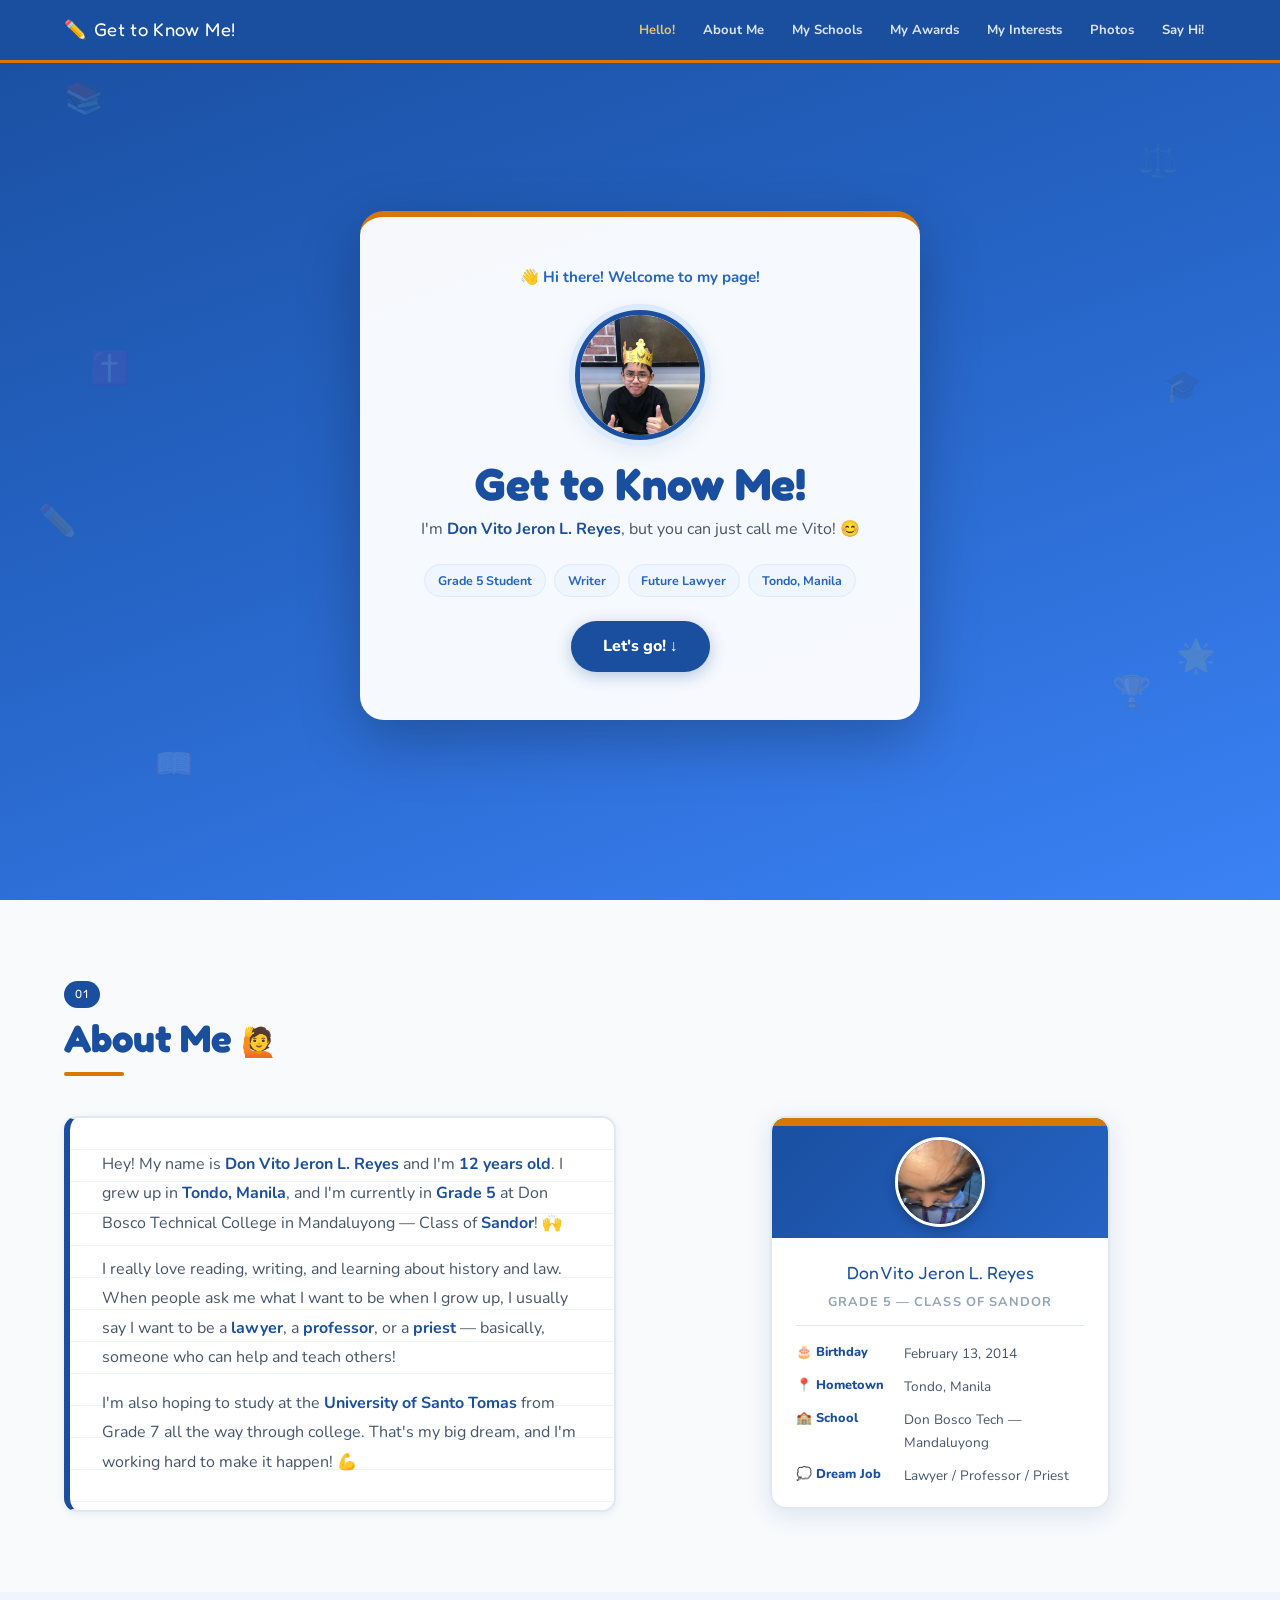
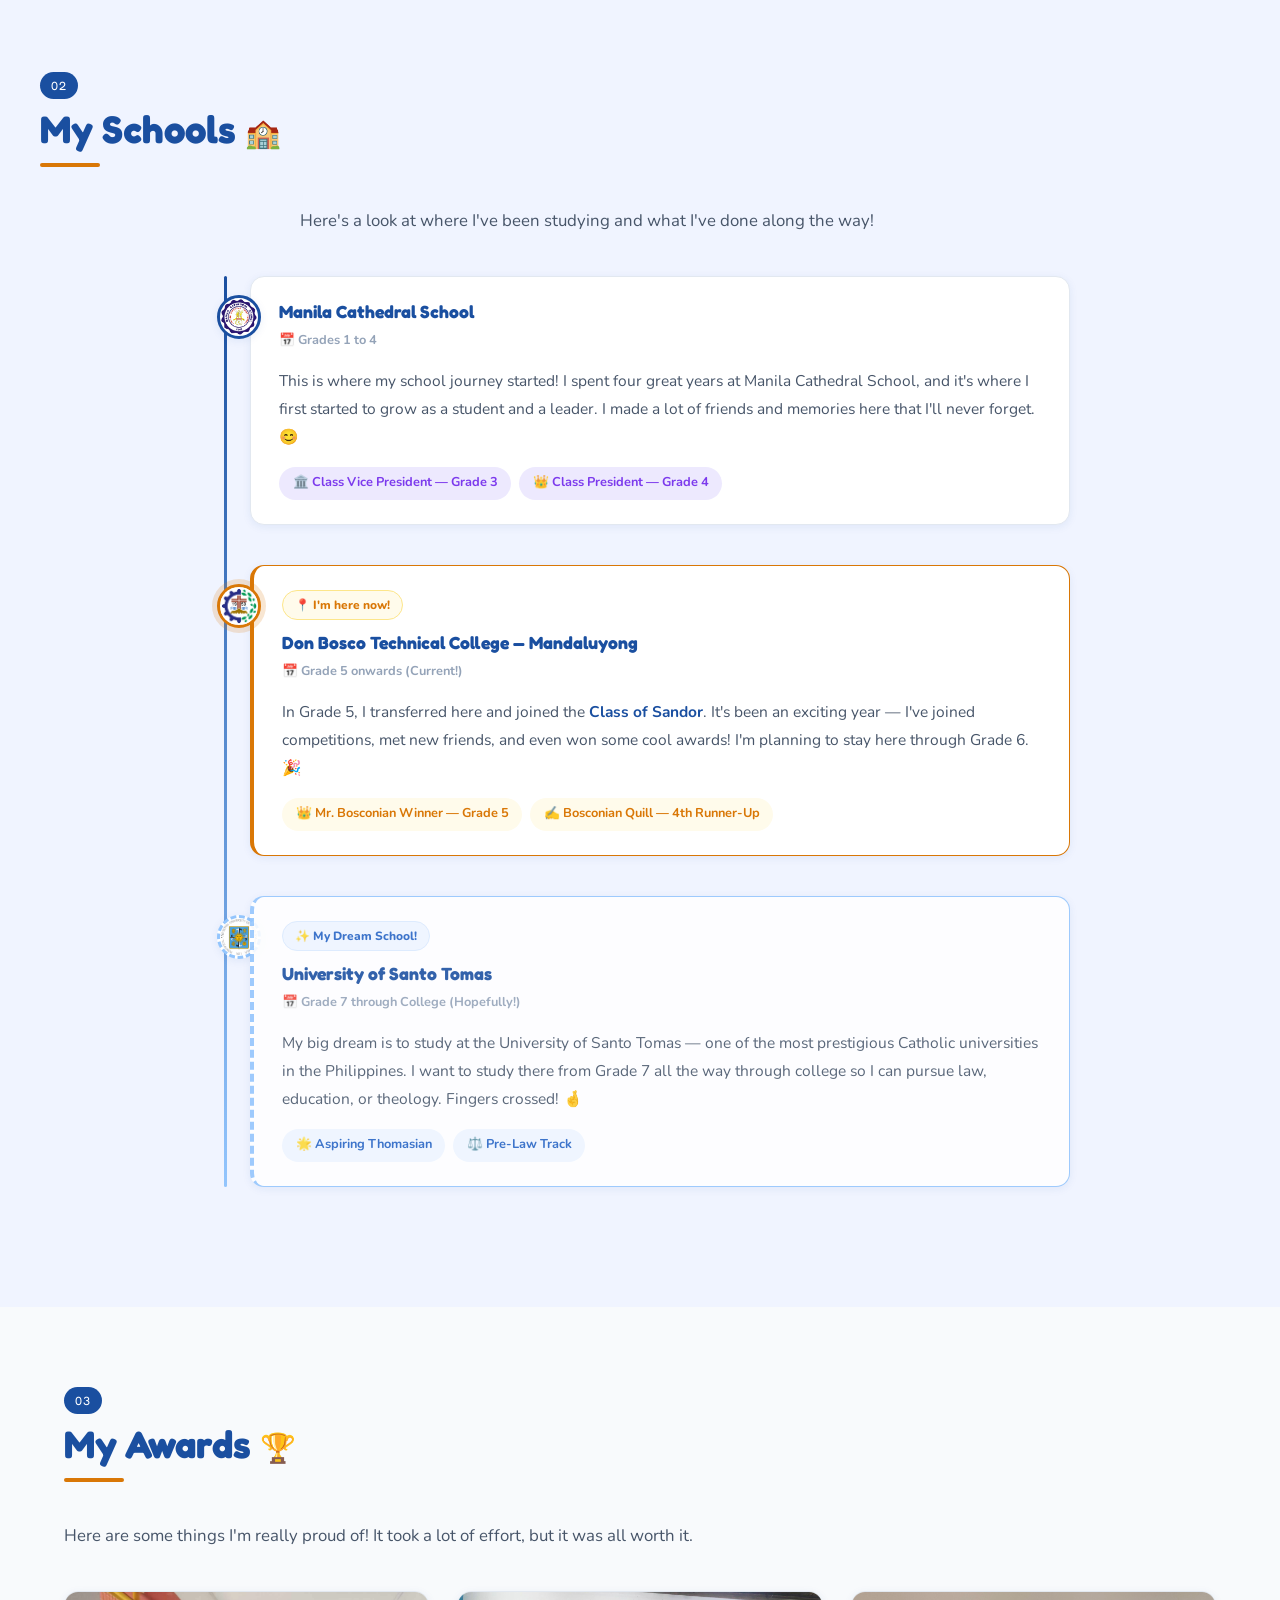
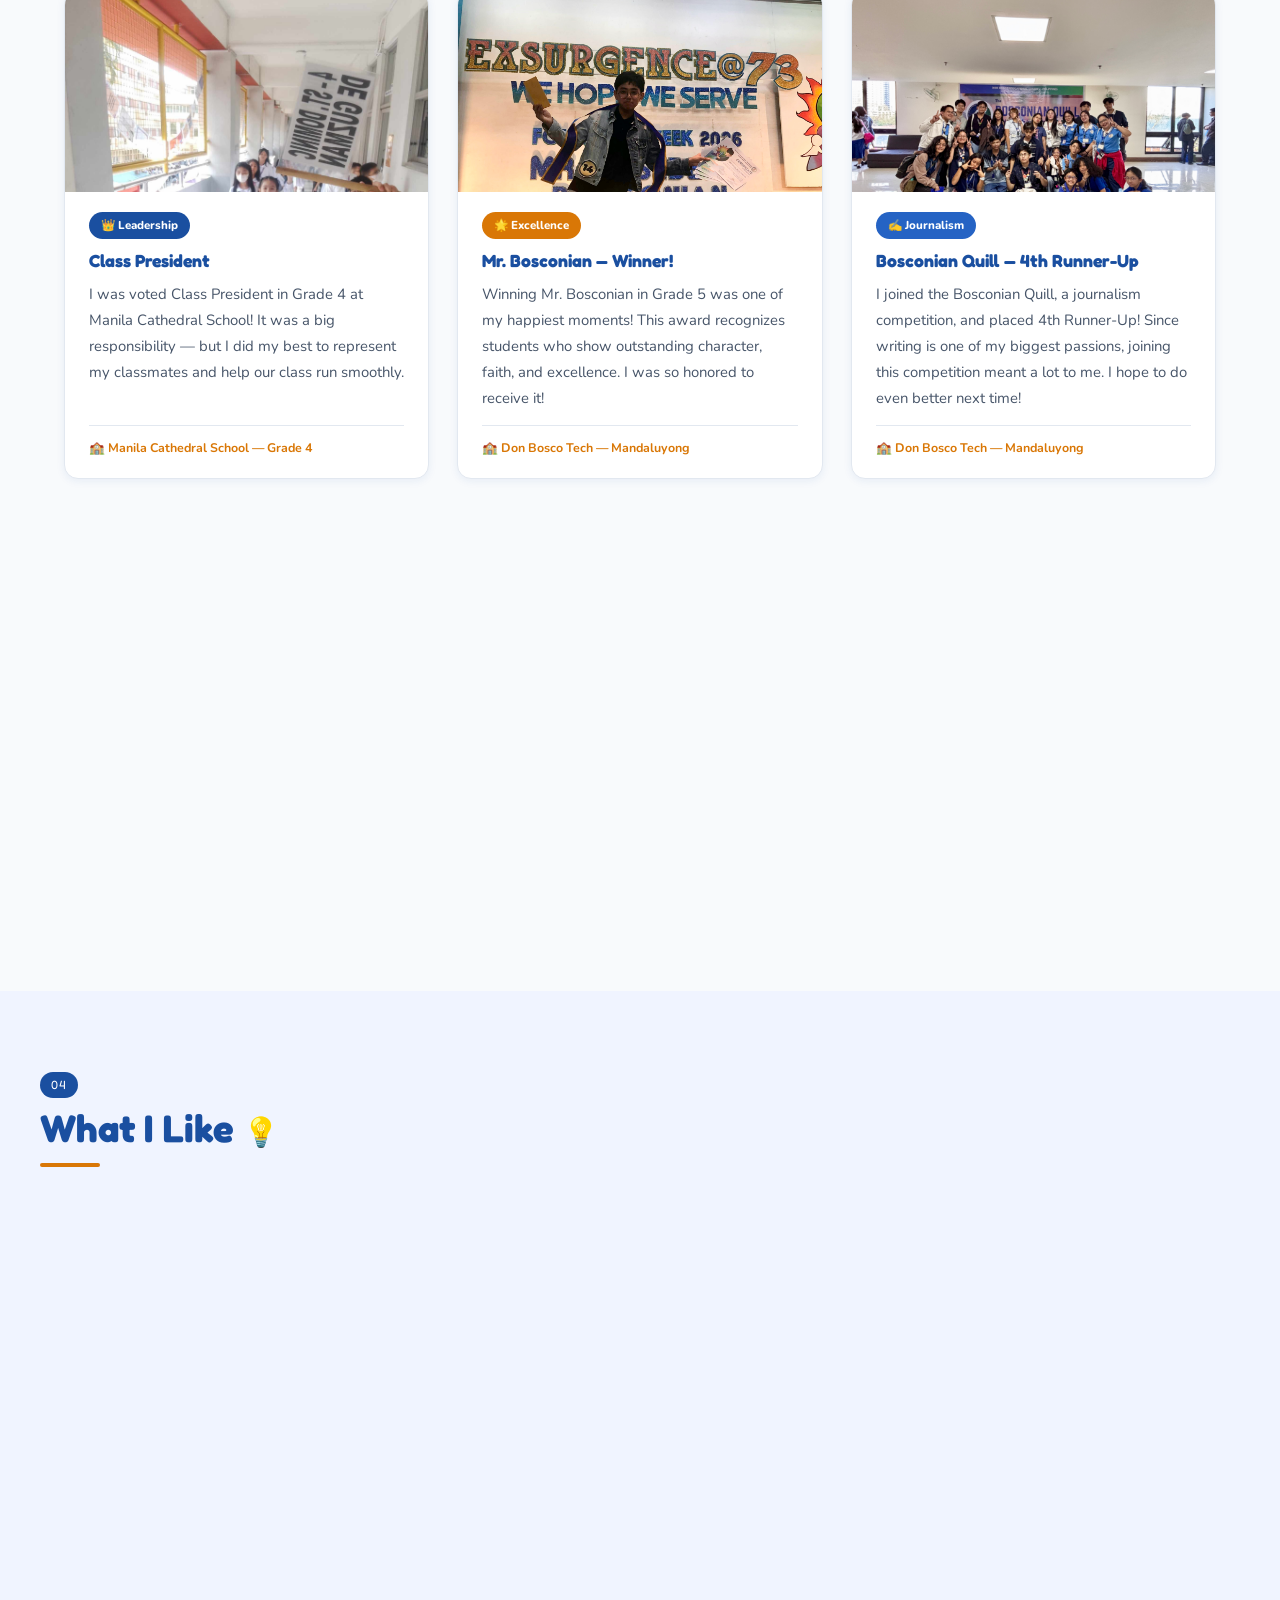
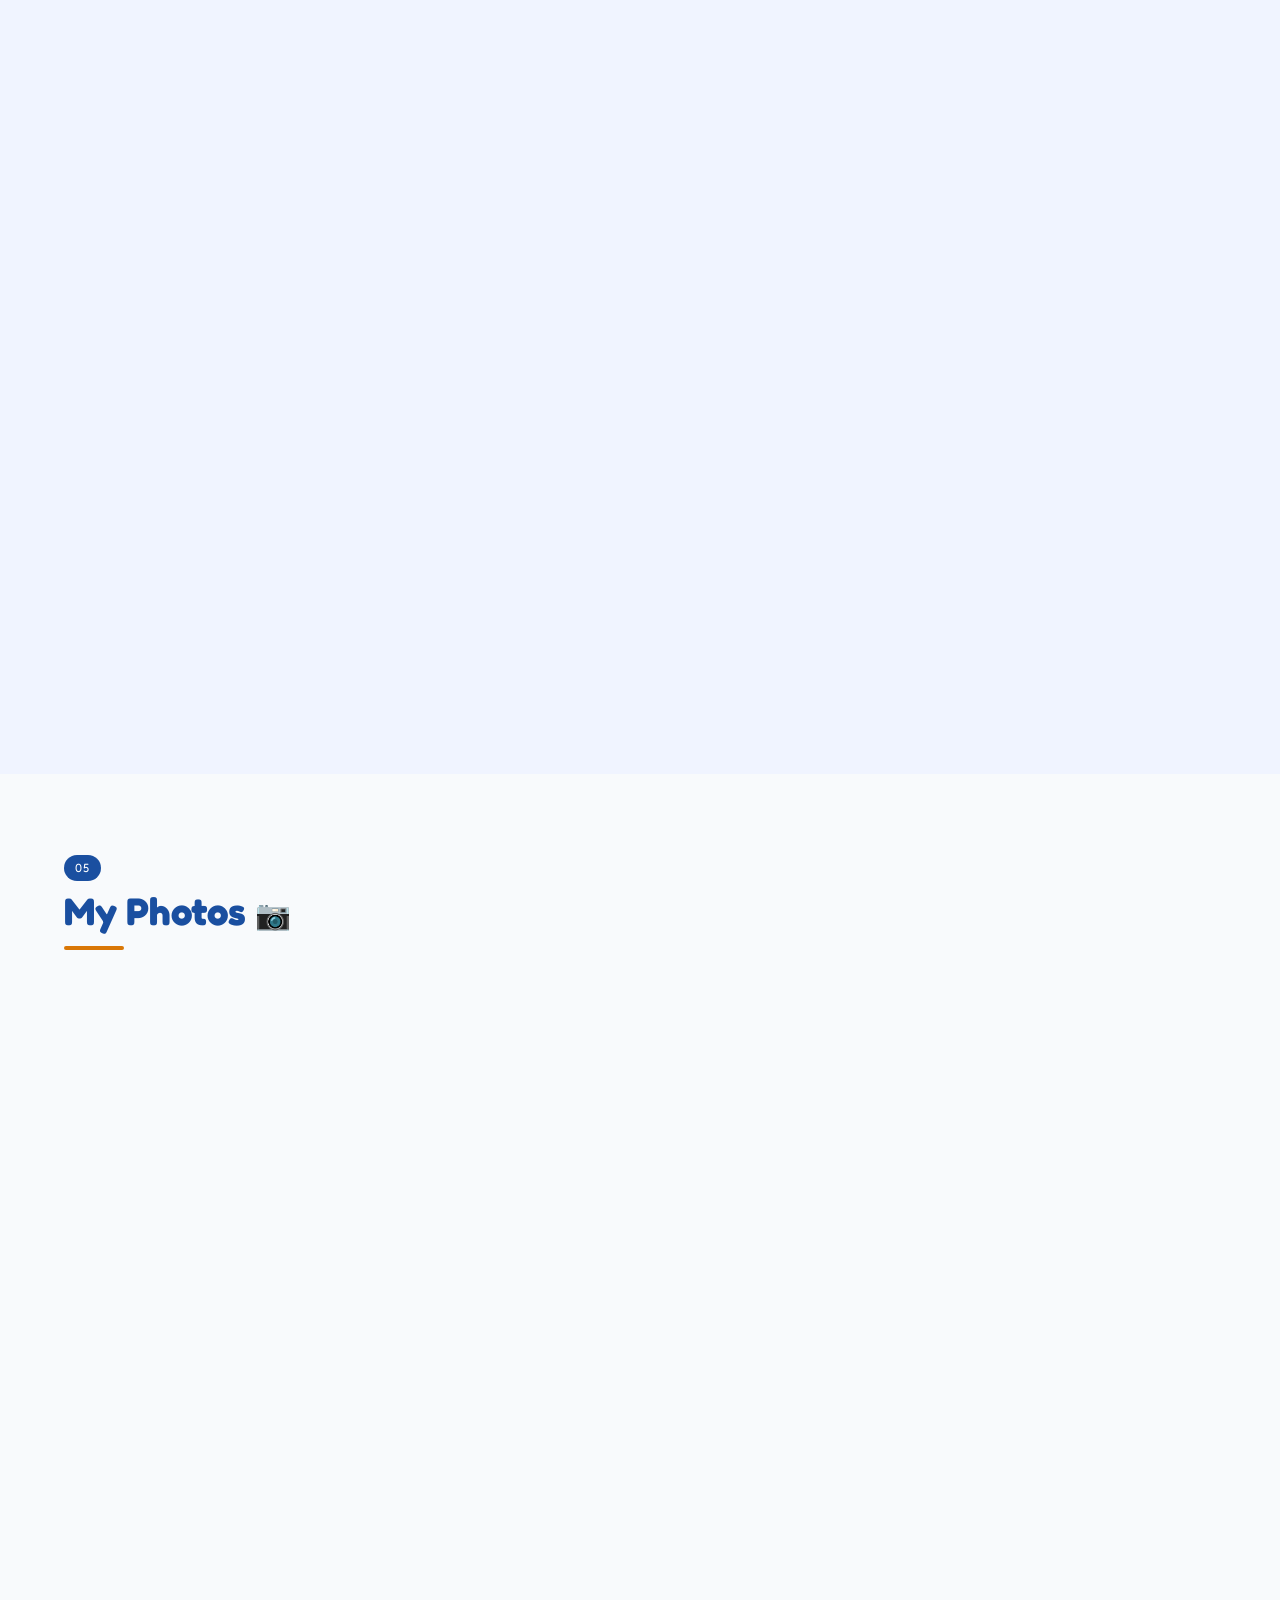
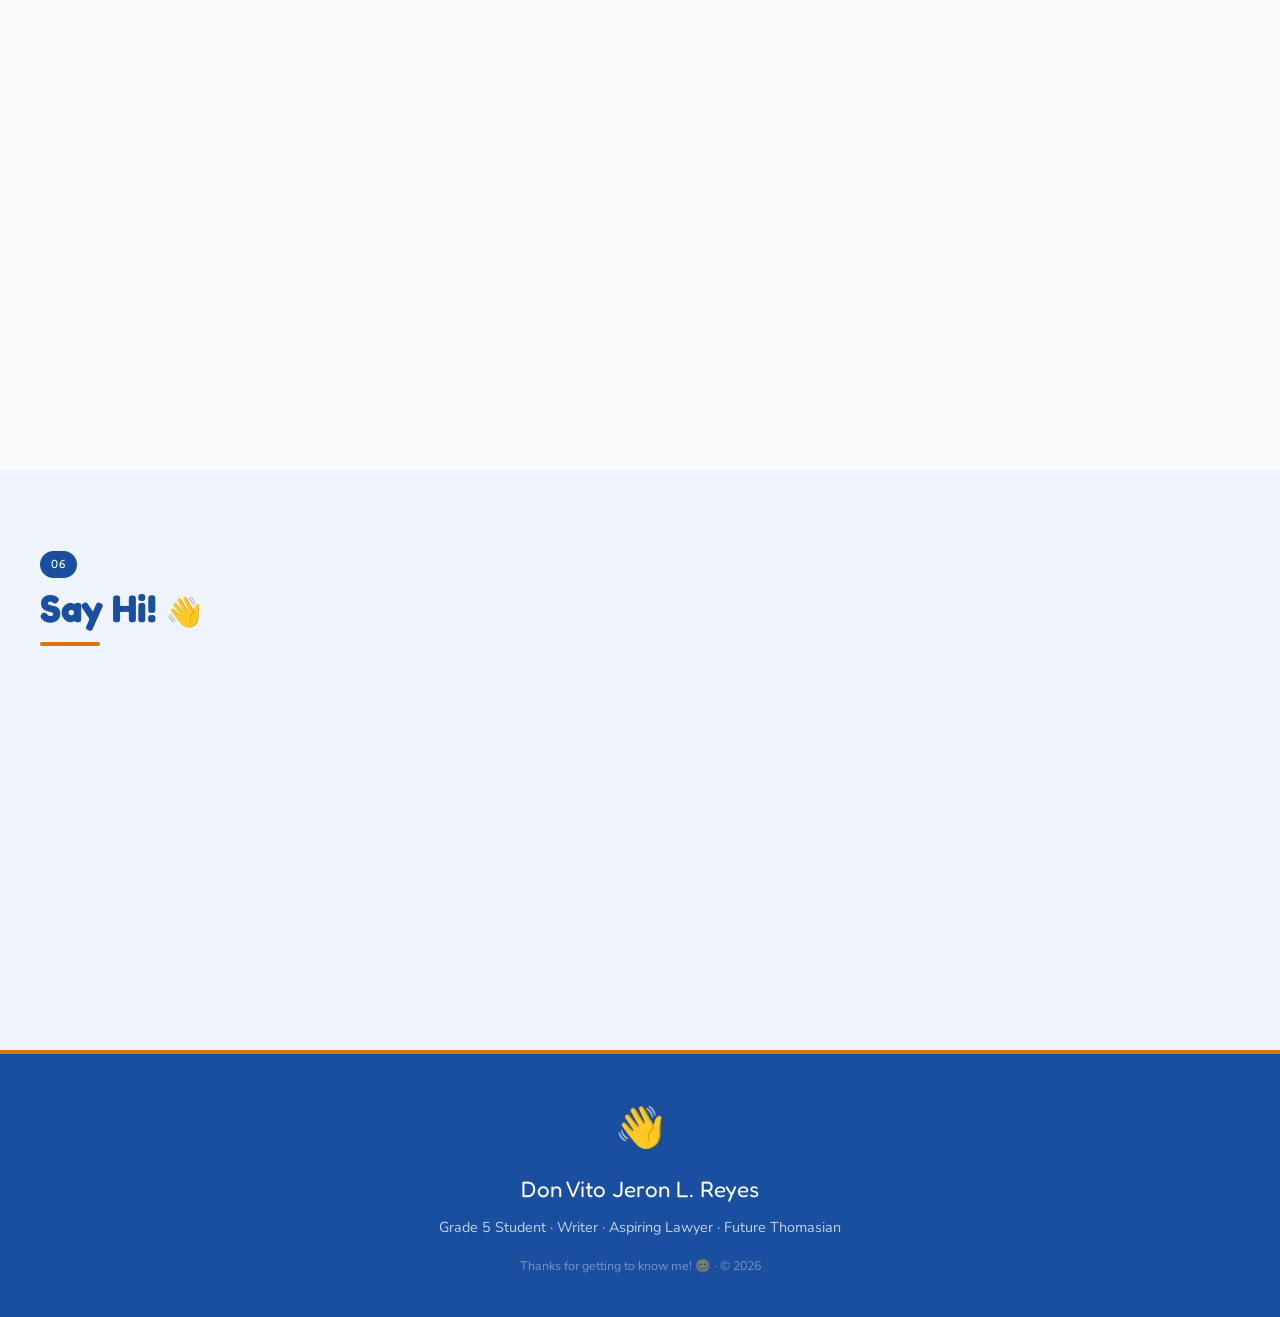
<file: index.html>
<!DOCTYPE html>
<html lang="en">
<head>
  <meta charset="UTF-8" />
  <meta name="viewport" content="width=device-width, initial-scale=1.0" />
  <title>Get to Know Me! — Don Vito Jeron L. Reyes</title>
  <meta property="og:title" content="Get to Know Me! — Don Vito Jeron L. Reyes" />
  <meta property="og:description" content="Hi! I'm Don Vito Jeron L. Reyes, a Grade 5 student from Don Bosco Technical College — Mandaluyong." />
  <meta property="og:type" content="website" />
  <meta name="twitter:card" content="summary" />
  <link rel="stylesheet" href="style.css" />
  <link rel="preconnect" href="https://fonts.googleapis.com" />
  <link rel="preconnect" href="https://fonts.gstatic.com" crossorigin />
  <link href="https://fonts.googleapis.com/css2?family=Nunito:ital,wght@0,400;0,600;0,700;0,800;0,900;1,400;1,700&family=Fredoka+One&family=Lora:ital,wght@0,400;0,600;1,400&display=swap" rel="stylesheet" />
</head>
<body>

  <!-- NAV -->
  <nav id="navbar">
    <div class="nav-inner">
      <span class="nav-logo">✏️ <span>Get to Know Me!</span></span>
      <ul class="nav-links">
        <li><a href="#hello">Hello!</a></li>
        <li><a href="#about">About Me</a></li>
        <li><a href="#schools">My Schools</a></li>
        <li><a href="#achievements">My Awards</a></li>
        <li><a href="#interests">My Interests</a></li>
        <li><a href="#gallery">Photos</a></li>
        <li><a href="#contact">Say Hi!</a></li>
      </ul>
      <button class="nav-hamburger" id="hamburger" aria-label="Open menu">
        <span></span><span></span><span></span>
      </button>
    </div>
    <div class="nav-mobile" id="navMobile">
      <a href="#hello" class="mobile-link">Hello!</a>
      <a href="#about" class="mobile-link">About Me</a>
      <a href="#schools" class="mobile-link">My Schools</a>
      <a href="#achievements" class="mobile-link">My Awards</a>
      <a href="#interests" class="mobile-link">My Interests</a>
      <a href="#gallery" class="mobile-link">Photos</a>
      <a href="#contact" class="mobile-link">Say Hi!</a>
    </div>
  </nav>

  <!-- HERO -->
  <section id="hello">
    <div class="hero-doodles">
      <span class="doodle d1">📚</span>
      <span class="doodle d2">⚖️</span>
      <span class="doodle d3">✏️</span>
      <span class="doodle d4">🌟</span>
      <span class="doodle d5">📖</span>
      <span class="doodle d6">🏆</span>
      <span class="doodle d7">✝️</span>
      <span class="doodle d8">🎓</span>
    </div>
    <div class="hero-card">
      <p class="hero-eyebrow">👋 Hi there! Welcome to my page!</p>
      <div class="hero-photo-wrap">
        <img src="main photo.JPG" alt="Don Vito Jeron L. Reyes" class="hero-photo" />
      </div>
      <h1 class="hero-name">Get to Know Me!</h1>
      <p class="hero-name-sub">I'm <strong>Don Vito Jeron L. Reyes</strong>, but you can just call me Vito! 😊</p>
      <div class="hero-tags">
        <span class="hero-tag">Grade 5 Student</span>
        <span class="hero-tag">Writer</span>
        <span class="hero-tag">Future Lawyer</span>
        <span class="hero-tag">Tondo, Manila</span>
      </div>
      <a href="#about" class="hero-btn">Let's go! ↓</a>
    </div>
  </section>

  <!-- ABOUT ME -->
  <section id="about" class="section">
    <div class="section-header">
      <span class="section-num">01</span>
      <h2 class="section-title">About Me <span class="emoji-title">🙋</span></h2>
      <div class="section-underline"></div>
    </div>

    <div class="about-grid">
      <div class="about-left reveal">
        <div class="notebook-card">
          <div class="notebook-lines">
            <p class="notebook-text">
              Hey! My name is <strong>Don Vito Jeron L. Reyes</strong> and I'm <strong>12 years old</strong>. I grew up in <strong>Tondo, Manila</strong>, and I'm currently in <strong>Grade 5</strong> at Don Bosco Technical College in Mandaluyong — Class of <strong>Sandor</strong>! 🙌
            </p>
            <p class="notebook-text">
              I really love reading, writing, and learning about history and law. When people ask me what I want to be when I grow up, I usually say I want to be a <strong>lawyer</strong>, a <strong>professor</strong>, or a <strong>priest</strong> — basically, someone who can help and teach others!
            </p>
            <p class="notebook-text">
              I'm also hoping to study at the <strong>University of Santo Tomas</strong> from Grade 7 all the way through college. That's my big dream, and I'm working hard to make it happen! 💪
            </p>
          </div>
        </div>
      </div>

      <div class="about-right reveal">
        <div class="id-card">
          <div class="id-card-top">
            <img src="photo of me in grade 4.JPG" alt="Don Vito in Grade 4" class="id-photo" />
            <div class="id-stripe"></div>
          </div>
          <div class="id-card-body">
            <p class="id-name">Don Vito Jeron L. Reyes</p>
            <p class="id-grade">Grade 5 — Class of Sandor</p>
            <div class="id-fields">
              <div class="id-field">
                <span class="id-label">🎂 Birthday</span>
                <span class="id-value">February 13, 2014</span>
              </div>
              <div class="id-field">
                <span class="id-label">📍 Hometown</span>
                <span class="id-value">Tondo, Manila</span>
              </div>
              <div class="id-field">
                <span class="id-label">🏫 School</span>
                <span class="id-value">Don Bosco Tech — Mandaluyong</span>
              </div>
              <div class="id-field">
                <span class="id-label">💭 Dream Job</span>
                <span class="id-value">Lawyer / Professor / Priest</span>
              </div>
            </div>
          </div>
        </div>
      </div>
    </div>
  </section>

  <!-- SCHOOLS -->
  <section id="schools" class="section section-bg">
    <div class="section-header">
      <span class="section-num">02</span>
      <h2 class="section-title">My Schools <span class="emoji-title">🏫</span></h2>
      <div class="section-underline"></div>
    </div>
    <p class="section-intro reveal">Here's a look at where I've been studying and what I've done along the way!</p>

    <div class="timeline">

      <!-- MCS -->
      <div class="timeline-item reveal">
        <div class="tl-icon-wrap">
          <img src="IMG_6127.png" alt="Manila Cathedral School Logo" class="tl-logo" />
        </div>
        <div class="tl-card">
          <div class="tl-header">
            <h3 class="tl-school">Manila Cathedral School</h3>
            <span class="tl-years">📅 Grades 1 to 4</span>
          </div>
          <p class="tl-text">
            This is where my school journey started! I spent four great years at Manila Cathedral School, and it's where I first started to grow as a student and a leader. I made a lot of friends and memories here that I'll never forget. 😊
          </p>
          <div class="tl-badges">
            <span class="tl-badge purple">🏛️ Class Vice President — Grade 3</span>
            <span class="tl-badge purple">👑 Class President — Grade 4</span>
          </div>
        </div>
      </div>

      <!-- DBTC -->
      <div class="timeline-item reveal">
        <div class="tl-icon-wrap current">
          <img src="Don_Bosco_Mandaluyong_Logo 2.jpg" alt="Don Bosco Mandaluyong Logo" class="tl-logo" />
        </div>
        <div class="tl-card current-card">
          <div class="tl-now-tag">📍 I'm here now!</div>
          <div class="tl-header">
            <h3 class="tl-school">Don Bosco Technical College — Mandaluyong</h3>
            <span class="tl-years">📅 Grade 5 onwards (Current!)</span>
          </div>
          <p class="tl-text">
            In Grade 5, I transferred here and joined the <strong>Class of Sandor</strong>. It's been an exciting year — I've joined competitions, met new friends, and even won some cool awards! I'm planning to stay here through Grade 6. 🎉
          </p>
          <div class="tl-badges">
            <span class="tl-badge gold">👑 Mr. Bosconian Winner — Grade 5</span>
            <span class="tl-badge gold">✍️ Bosconian Quill — 4th Runner-Up</span>
          </div>
        </div>
      </div>

      <!-- UST -->
      <div class="timeline-item reveal">
        <div class="tl-icon-wrap future">
          <img src="1280px-Seal_of_the_University_of_Santo_Tomas.svg.png" alt="UST Logo" class="tl-logo" />
        </div>
        <div class="tl-card future-card">
          <div class="tl-future-tag">✨ My Dream School!</div>
          <div class="tl-header">
            <h3 class="tl-school">University of Santo Tomas</h3>
            <span class="tl-years">📅 Grade 7 through College (Hopefully!)</span>
          </div>
          <p class="tl-text">
            My big dream is to study at the University of Santo Tomas — one of the most prestigious Catholic universities in the Philippines. I want to study there from Grade 7 all the way through college so I can pursue law, education, or theology. Fingers crossed! 🤞
          </p>
          <div class="tl-badges">
            <span class="tl-badge blue">🌟 Aspiring Thomasian</span>
            <span class="tl-badge blue">⚖️ Pre-Law Track</span>
          </div>
        </div>
      </div>

    </div>
  </section>

  <!-- ACHIEVEMENTS -->
  <section id="achievements" class="section">
    <div class="section-header">
      <span class="section-num">03</span>
      <h2 class="section-title">My Awards <span class="emoji-title">🏆</span></h2>
      <div class="section-underline"></div>
    </div>
    <p class="section-intro reveal">Here are some things I'm really proud of! It took a lot of effort, but it was all worth it.</p>

    <div class="awards-grid">

      <div class="award-card reveal">
        <div class="award-img">
          <img src="me as class president.JPG" alt="Me as Class President" />
        </div>
        <div class="award-body">
          <div class="award-ribbon">👑 Leadership</div>
          <h3 class="award-title">Class President</h3>
          <p class="award-text">I was voted Class President in Grade 4 at Manila Cathedral School! It was a big responsibility — but I did my best to represent my classmates and help our class run smoothly.</p>
          <p class="award-school">🏫 Manila Cathedral School — Grade 4</p>
        </div>
      </div>

      <div class="award-card reveal">
        <div class="award-img">
          <img src="mr bosconian winner.jpg" alt="Mr. Bosconian Winner" />
        </div>
        <div class="award-body">
          <div class="award-ribbon gold-ribbon">🌟 Excellence</div>
          <h3 class="award-title">Mr. Bosconian — Winner!</h3>
          <p class="award-text">Winning Mr. Bosconian in Grade 5 was one of my happiest moments! This award recognizes students who show outstanding character, faith, and excellence. I was so honored to receive it!</p>
          <p class="award-school">🏫 Don Bosco Tech — Mandaluyong</p>
        </div>
      </div>

      <div class="award-card reveal">
        <div class="award-img">
          <img src="bosconian quill winner.jpg" alt="Bosconian Quill 4th Runner-Up" />
        </div>
        <div class="award-body">
          <div class="award-ribbon blue-ribbon">✍️ Journalism</div>
          <h3 class="award-title">Bosconian Quill — 4th Runner-Up</h3>
          <p class="award-text">I joined the Bosconian Quill, a journalism competition, and placed 4th Runner-Up! Since writing is one of my biggest passions, joining this competition meant a lot to me. I hope to do even better next time!</p>
          <p class="award-school">🏫 Don Bosco Tech — Mandaluyong</p>
        </div>
      </div>

      <div class="award-card award-card-sm reveal">
        <div class="award-icon-big">🏅</div>
        <div class="award-body">
          <div class="award-ribbon">👍 Leadership</div>
          <h3 class="award-title">Class Vice President</h3>
          <p class="award-text">Before becoming Class President, I was already serving as Class Vice President in Grade 3! I guess my classmates trusted me early on. 😄</p>
          <p class="award-school">🏫 Manila Cathedral School — Grade 3</p>
        </div>
      </div>

    </div>
  </section>

  <!-- INTERESTS -->
  <section id="interests" class="section section-bg">
    <div class="section-header">
      <span class="section-num">04</span>
      <h2 class="section-title">What I Like <span class="emoji-title">💡</span></h2>
      <div class="section-underline"></div>
    </div>
    <p class="section-intro reveal">These are the subjects and topics I enjoy the most. Ask me about any of these and I could probably talk for hours! 😄</p>

    <div class="interests-grid">
      <div class="interest-card reveal">
        <div class="interest-top blue-top">
          <span class="interest-emoji">📖</span>
        </div>
        <div class="interest-body">
          <h3 class="interest-title">Literature & Writing</h3>
          <p class="interest-text">Writing is my number one hobby! I love crafting stories, essays, and articles. When I write, I feel like I can express things that are hard to say out loud.</p>
        </div>
      </div>
      <div class="interest-card reveal">
        <div class="interest-top red-top">
          <span class="interest-emoji">🏛️</span>
        </div>
        <div class="interest-body">
          <h3 class="interest-title">History</h3>
          <p class="interest-text">Learning about the past — especially Philippine history — is so fascinating to me. I love knowing the stories behind the world we live in today.</p>
        </div>
      </div>
      <div class="interest-card reveal">
        <div class="interest-top navy-top">
          <span class="interest-emoji">⚖️</span>
        </div>
        <div class="interest-body">
          <h3 class="interest-title">Law & Political Science</h3>
          <p class="interest-text">I find law and governance really interesting! Understanding rights, justice, and how the government works makes me want to become a lawyer someday.</p>
        </div>
      </div>
      <div class="interest-card reveal">
        <div class="interest-top green-top">
          <span class="interest-emoji">🗺️</span>
        </div>
        <div class="interest-body">
          <h3 class="interest-title">Araling Panlipunan</h3>
          <p class="interest-text">This is one of my favorite subjects in school! I enjoy learning about Filipino society, culture, and identity. It helps me understand who we are as a people.</p>
        </div>
      </div>
      <div class="interest-card reveal">
        <div class="interest-top gold-top">
          <span class="interest-emoji">✝️</span>
        </div>
        <div class="interest-body">
          <h3 class="interest-title">Faith & Theology</h3>
          <p class="interest-text">Growing up Catholic has shaped a lot of who I am. I enjoy learning about faith, morality, and how to serve others — which is part of why becoming a priest is one of my dreams.</p>
        </div>
      </div>
      <div class="interest-card reveal">
        <div class="interest-top purple-top">
          <span class="interest-emoji">🎓</span>
        </div>
        <div class="interest-body">
          <h3 class="interest-title">Education & Teaching</h3>
          <p class="interest-text">I've always admired my teachers and how they make a difference. Being a professor someday — helping students learn and grow — sounds like such a meaningful life!</p>
        </div>
      </div>
    </div>

    <div class="dream-path reveal">
      <h3 class="dream-title">✨ My Dream Path</h3>
      <p class="dream-subtitle">Here's where I hope my studies will take me!</p>
      <div class="dream-steps">
        <div class="dream-step-card">
          <img src="Don_Bosco_Mandaluyong_Logo 2.jpg" alt="Don Bosco" class="dream-logo" />
          <span class="dream-step-label">Don Bosco</span>
          <span class="dream-step-sub">Grade 5 & 6</span>
        </div>
        <span class="dream-arrow">➡️</span>
        <div class="dream-step-card">
          <img src="1280px-Seal_of_the_University_of_Santo_Tomas.svg.png" alt="UST" class="dream-logo" />
          <span class="dream-step-label">UST</span>
          <span class="dream-step-sub">Grade 7 to College</span>
        </div>
        <span class="dream-arrow">➡️</span>
        <div class="dream-step-card highlight-step-card">
          <span class="dream-goal-emoji">⚖️📚✝️</span>
          <span class="dream-step-label">Lawyer, Professor,</span>
          <span class="dream-step-sub">or Priest — I'll figure it out! 😄</span>
        </div>
      </div>
    </div>
  </section>

  <!-- GALLERY -->
  <section id="gallery" class="section">
    <div class="section-header">
      <span class="section-num">05</span>
      <h2 class="section-title">My Photos <span class="emoji-title">📷</span></h2>
      <div class="section-underline"></div>
    </div>
    <p class="section-intro reveal">Some snapshots from my journey so far — school events, awards, and more!</p>

    <div class="gallery-grid">
      <div class="gallery-item reveal">
        <img src="main photo.JPG" alt="Main Photo of Don Vito" />
        <div class="gallery-caption">Me! 😊</div>
      </div>
      <div class="gallery-item reveal">
        <img src="me as class president.JPG" alt="Me as Class President" />
        <div class="gallery-caption">Class President — Grade 4 👑</div>
      </div>
      <div class="gallery-item reveal">
        <img src="mr bosconian winner.jpg" alt="Mr. Bosconian Winner" />
        <div class="gallery-caption">Mr. Bosconian Winner — Grade 5 🌟</div>
      </div>
      <div class="gallery-item reveal">
        <img src="bosconian quill winner.jpg" alt="Bosconian Quill 4th Runner-Up" />
        <div class="gallery-caption">Bosconian Quill — 4th Runner-Up ✍️</div>
      </div>
      <div class="gallery-item reveal">
        <img src="photo of me in grade 4.JPG" alt="Photo in Grade 4" />
        <div class="gallery-caption">Back in Grade 4 at MCS 📸</div>
      </div>
    </div>
  </section>

  <!-- CONTACT -->
  <section id="contact" class="section section-bg">
    <div class="section-header">
      <span class="section-num">06</span>
      <h2 class="section-title">Say Hi! <span class="emoji-title">👋</span></h2>
      <div class="section-underline"></div>
    </div>
    <p class="section-intro reveal">Want to reach out? Here's how you can contact me! I'd love to hear from you. 😊</p>

    <div class="contact-grid">
      <a class="contact-card reveal" href="mailto:dvjlreyes@dbtcmandaluyong.one-bosco.org">
        <div class="contact-icon-wrap blue-icon">✉️</div>
        <div class="contact-info">
          <span class="contact-label">School Email</span>
          <span class="contact-value">dvjlreyes@dbtcmandaluyong.one-bosco.org</span>
        </div>
      </a>
      <a class="contact-card reveal" href="tel:+9456634331">
        <div class="contact-icon-wrap green-icon">📞</div>
        <div class="contact-info">
          <span class="contact-label">Phone Number</span>
          <span class="contact-value">+945 663 4331</span>
        </div>
      </a>
      <a class="contact-card reveal" href="https://www.facebook.com/search/top?q=Reyes%20Don%20Vic" target="_blank" rel="noopener">
        <div class="contact-icon-wrap fb-icon">📘</div>
        <div class="contact-info">
          <span class="contact-label">Facebook</span>
          <span class="contact-value">Reyes Don Vic</span>
        </div>
      </a>
      <div class="contact-card reveal no-link">
        <div class="contact-icon-wrap pink-icon">🎂</div>
        <div class="contact-info">
          <span class="contact-label">My Birthday</span>
          <span class="contact-value">February 13, 2014</span>
        </div>
      </div>
    </div>
  </section>

  <!-- FOOTER -->
  <footer>
    <div class="footer-inner">
      <p class="footer-wave">👋</p>
      <p class="footer-name">Don Vito Jeron L. Reyes</p>
      <p class="footer-tagline">Grade 5 Student · Writer · Aspiring Lawyer · Future Thomasian</p>
      <p class="footer-copy">Thanks for getting to know me! 😊 · © 2026</p>
    </div>
  </footer>

  <script src="script.js"></script>
</body>
</html>
</file>
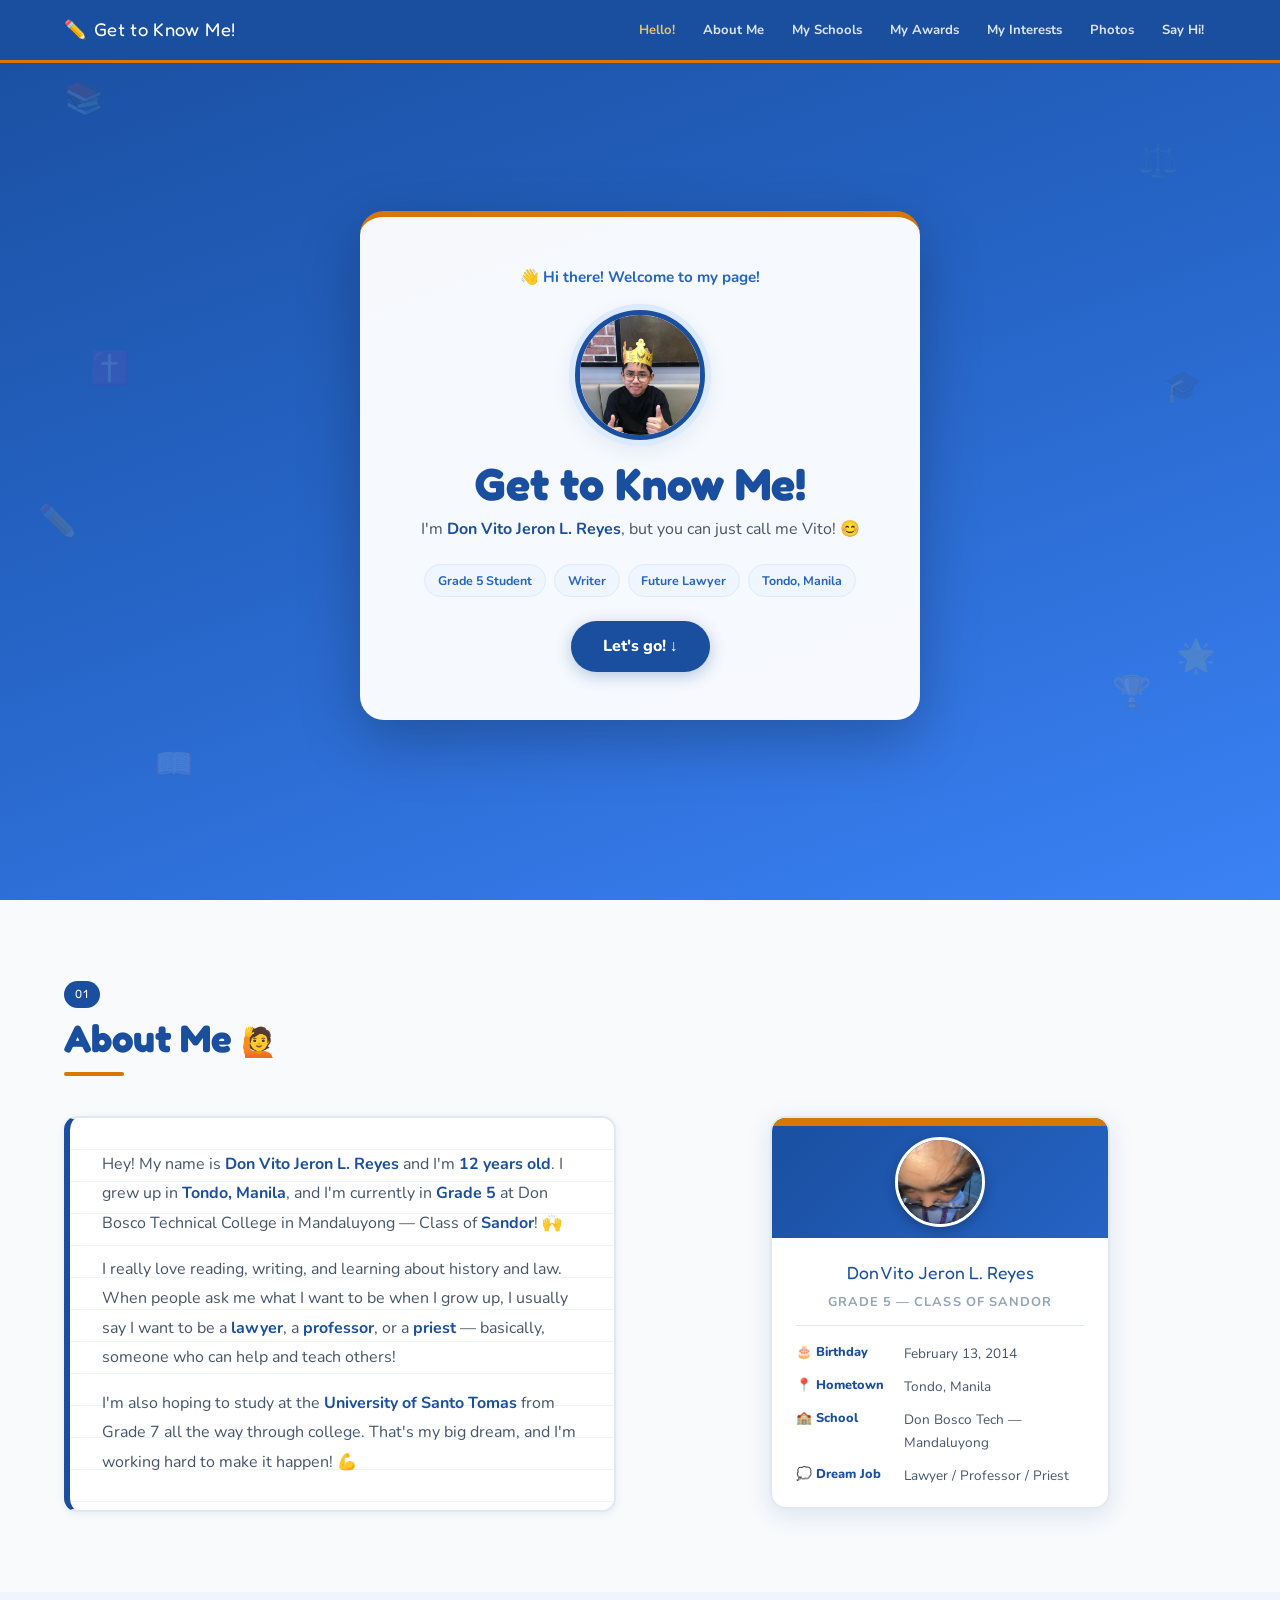
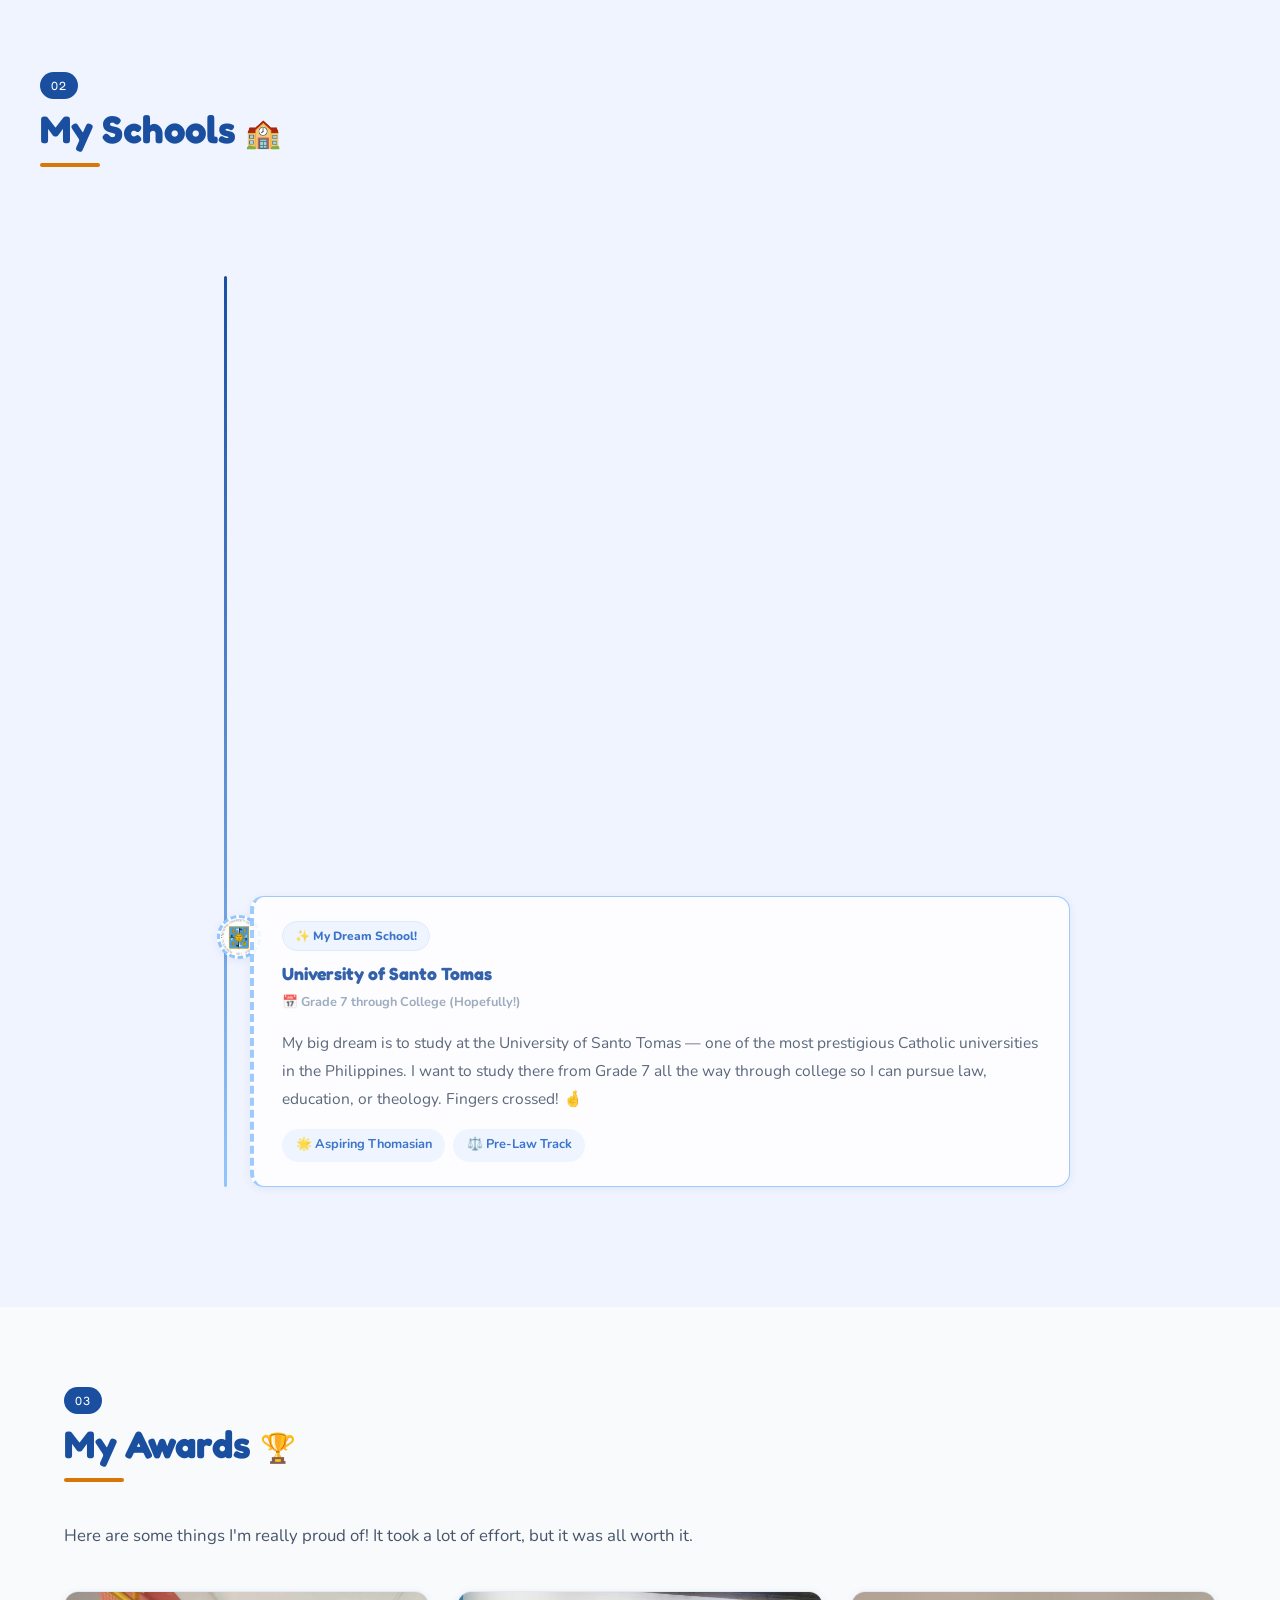
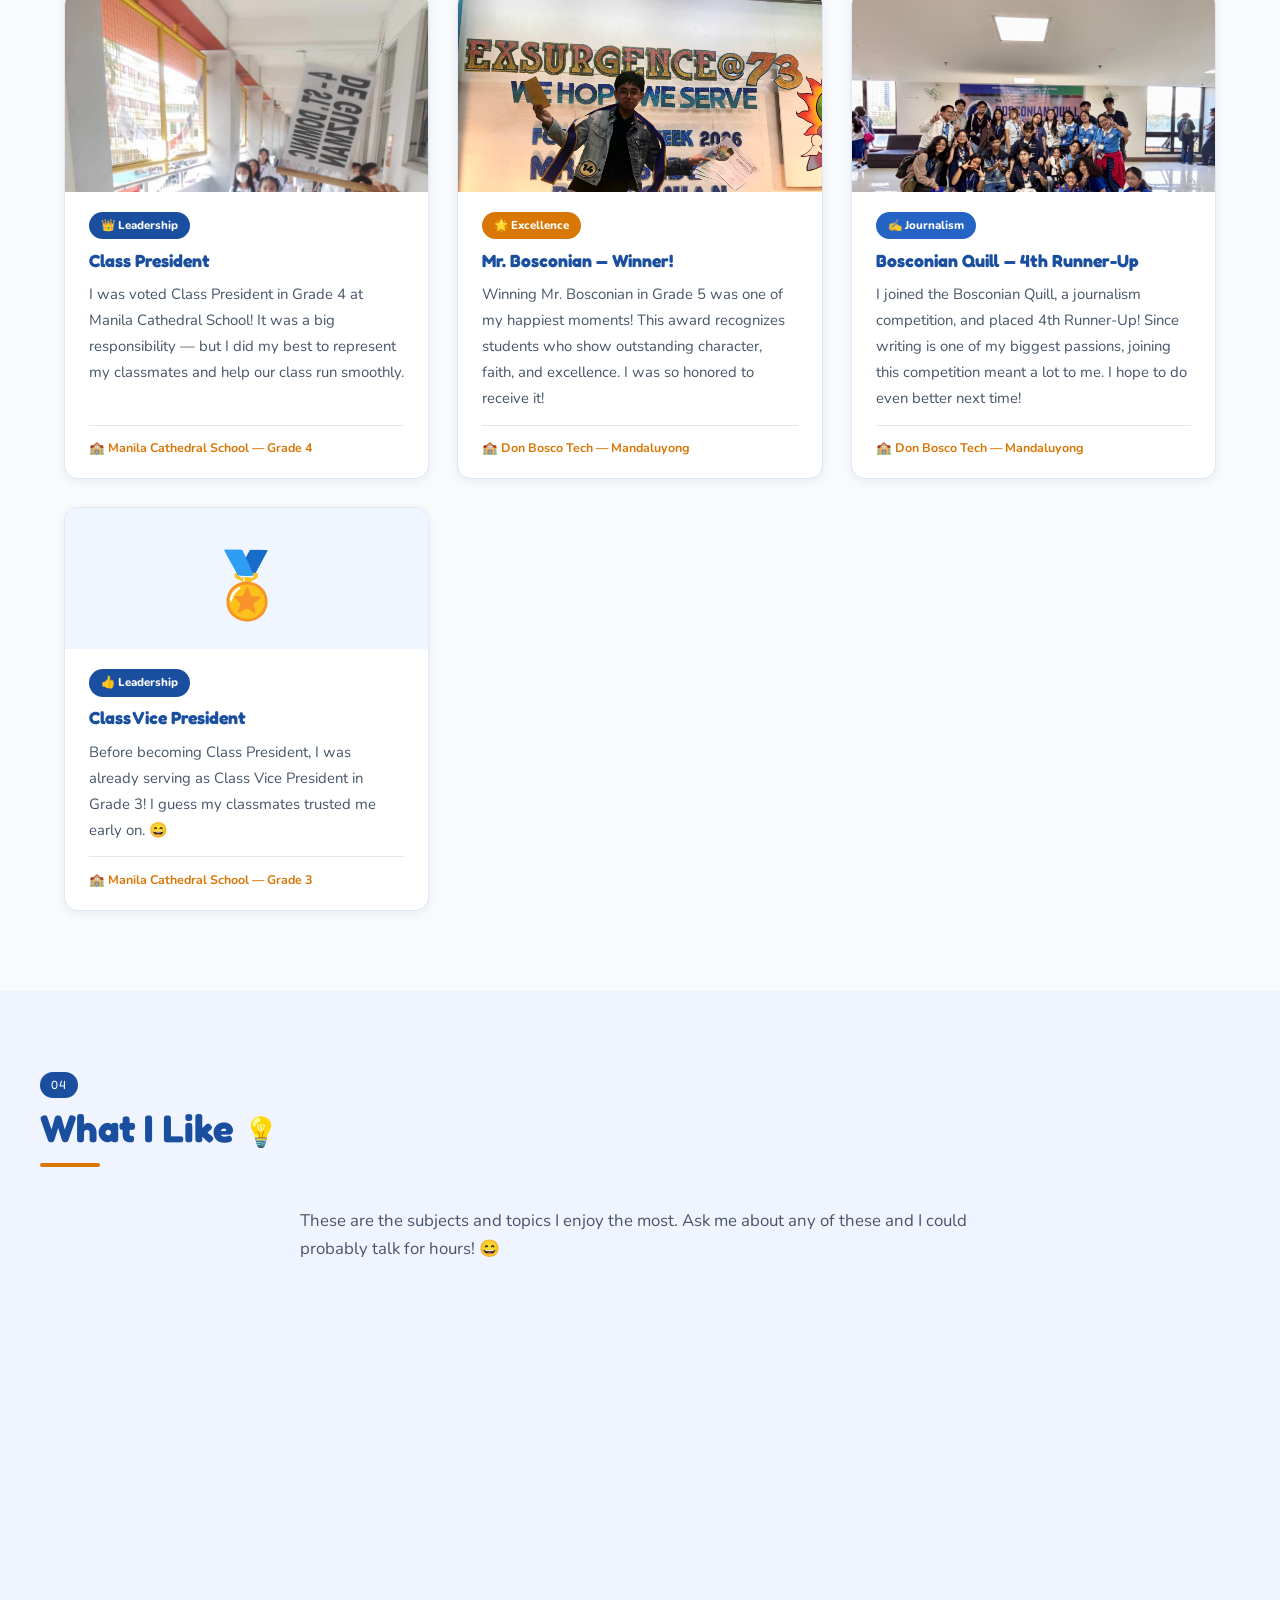
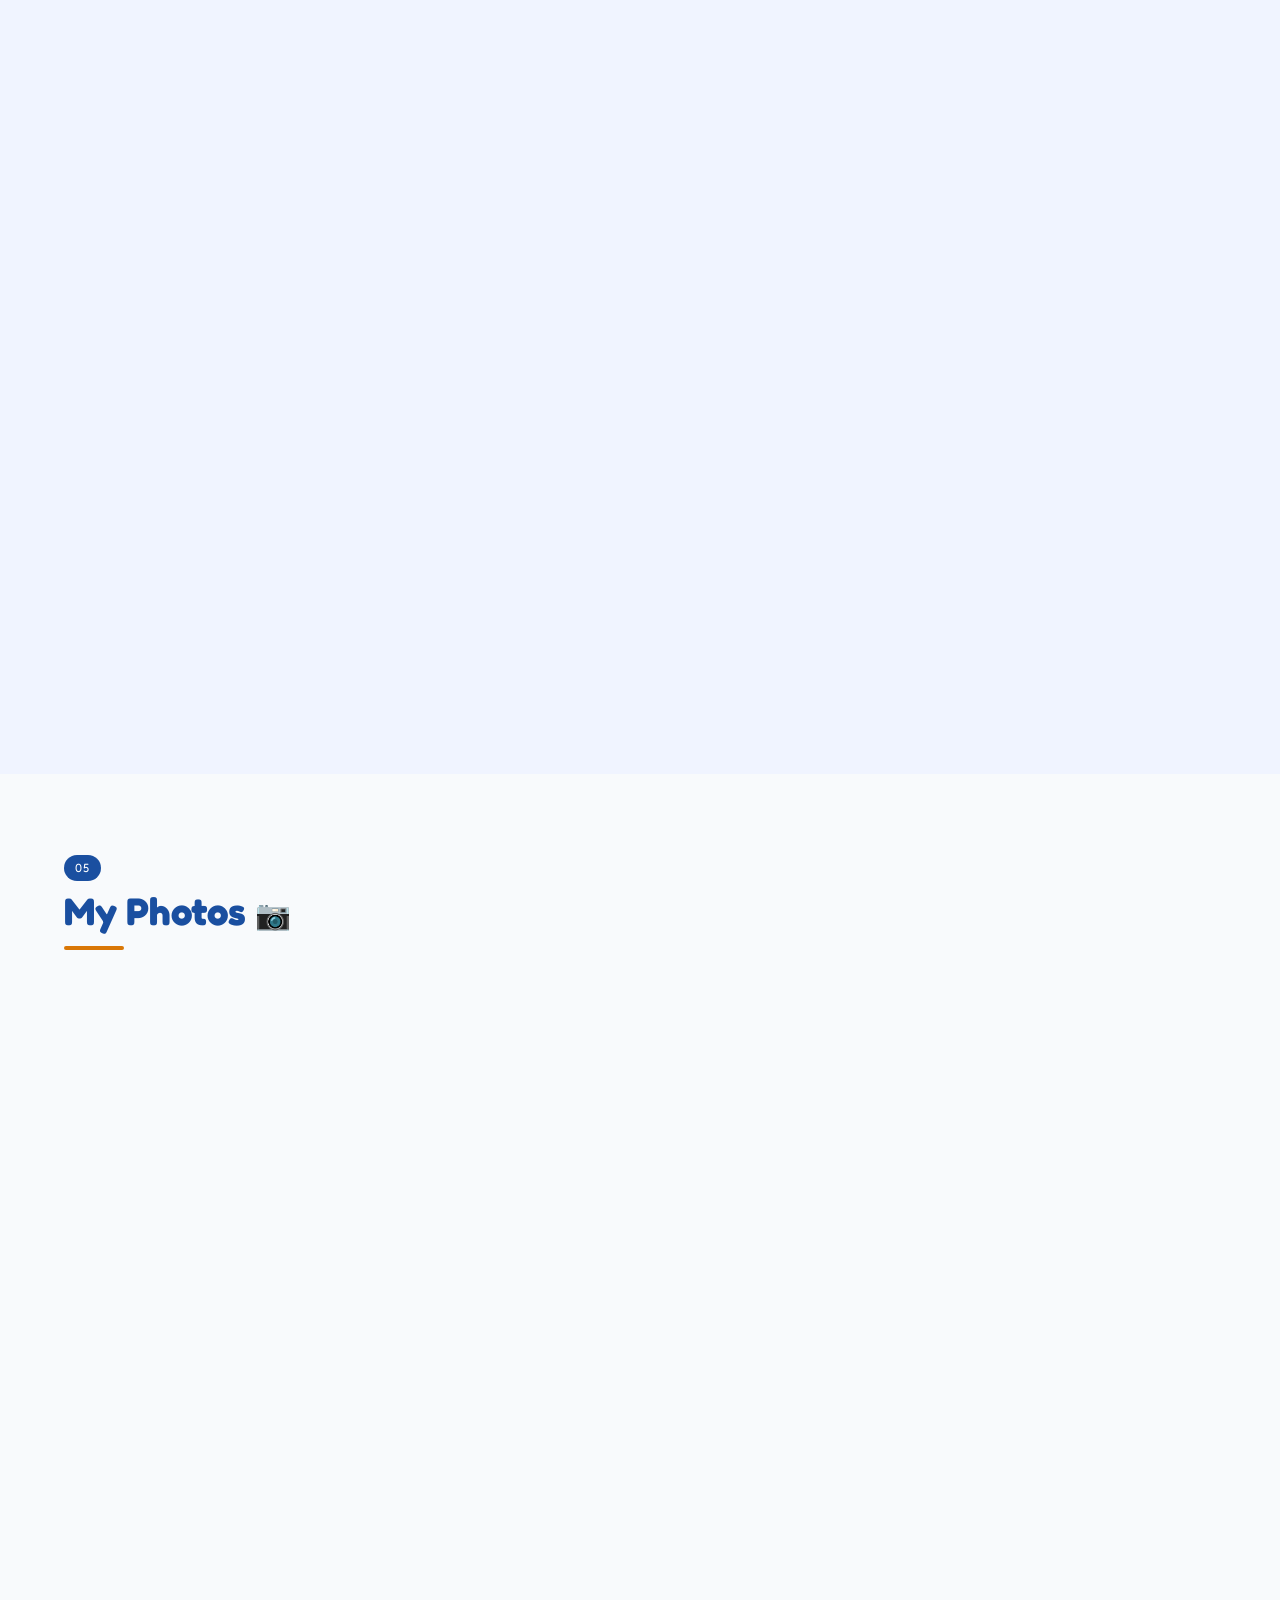
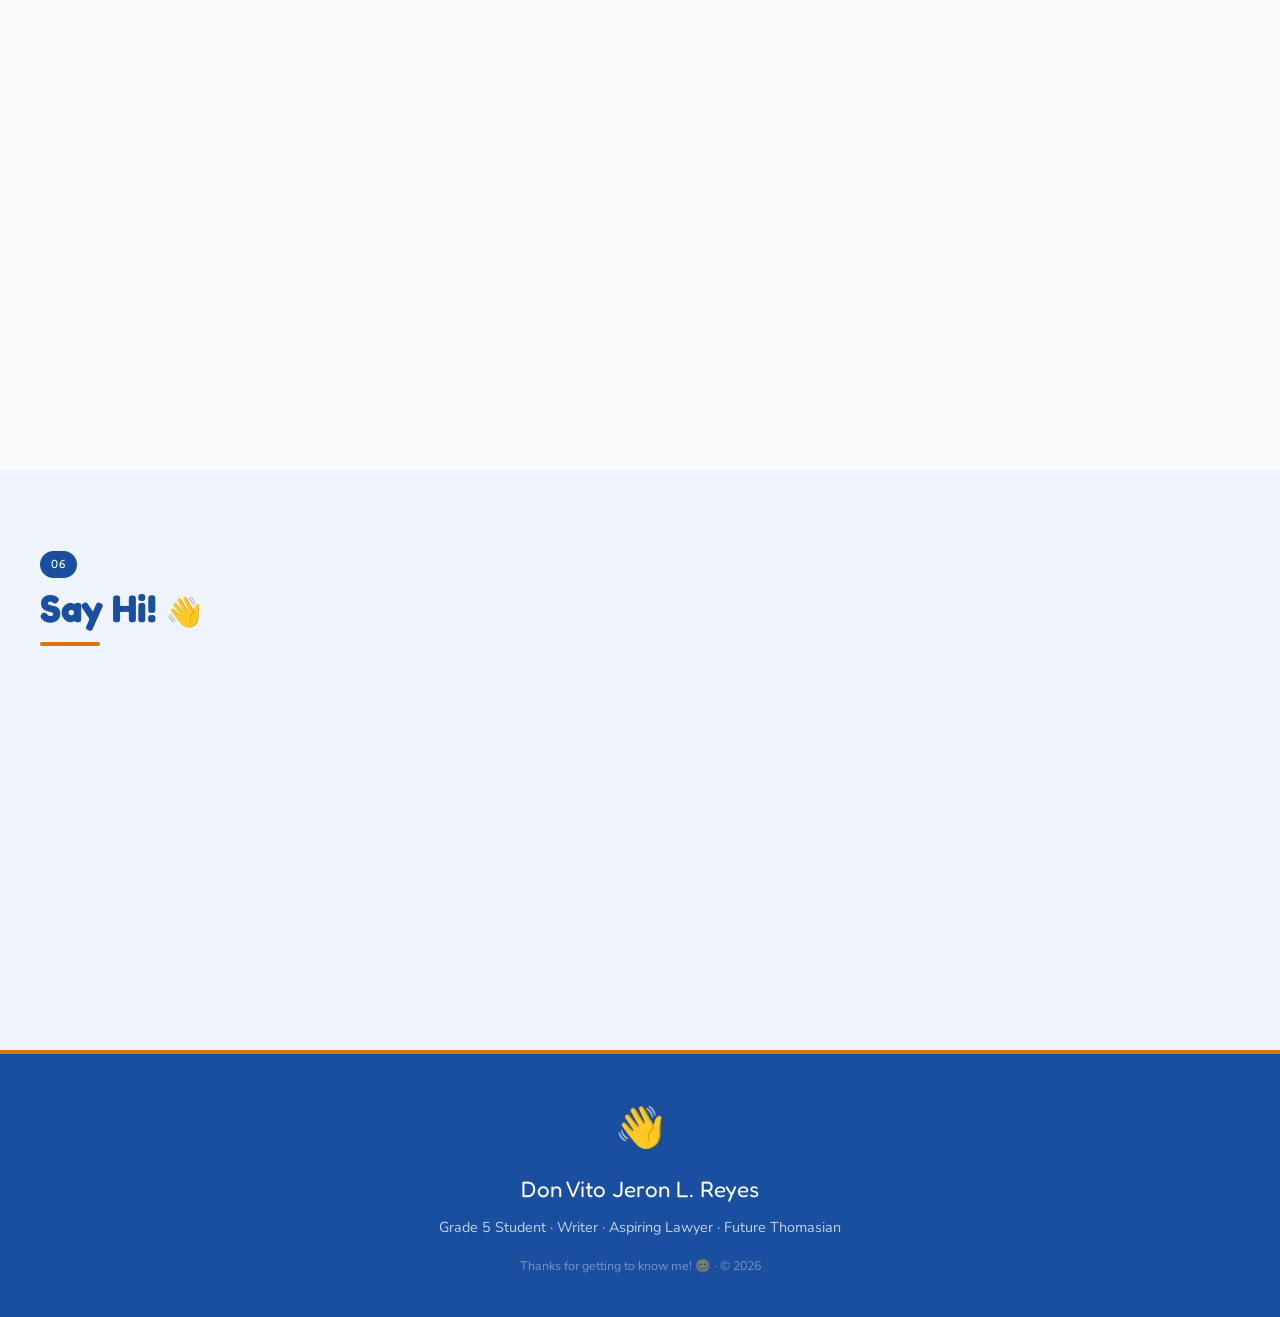
<file: index 3.html>
<!DOCTYPE html>
<html lang="en">
<head>
  <meta charset="UTF-8" />
  <meta name="viewport" content="width=device-width, initial-scale=1.0" />
  <title>Get to Know Me! — Don Vito Jeron L. Reyes</title>
  <link rel="stylesheet" href="style.css" />
  <link rel="preconnect" href="https://fonts.googleapis.com" />
  <link rel="preconnect" href="https://fonts.gstatic.com" crossorigin />
  <link href="https://fonts.googleapis.com/css2?family=Nunito:ital,wght@0,400;0,600;0,700;0,800;0,900;1,400;1,700&family=Fredoka+One&family=Lora:ital,wght@0,400;0,600;1,400&display=swap" rel="stylesheet" />
</head>
<body>

  <!-- NAV -->
  <nav id="navbar">
    <div class="nav-inner">
      <span class="nav-logo">✏️ <span>Get to Know Me!</span></span>
      <ul class="nav-links">
        <li><a href="#hello">Hello!</a></li>
        <li><a href="#about">About Me</a></li>
        <li><a href="#schools">My Schools</a></li>
        <li><a href="#achievements">My Awards</a></li>
        <li><a href="#interests">My Interests</a></li>
        <li><a href="#gallery">Photos</a></li>
        <li><a href="#contact">Say Hi!</a></li>
      </ul>
      <button class="nav-hamburger" id="hamburger" aria-label="Open menu">
        <span></span><span></span><span></span>
      </button>
    </div>
    <div class="nav-mobile" id="navMobile">
      <a href="#hello" class="mobile-link">Hello!</a>
      <a href="#about" class="mobile-link">About Me</a>
      <a href="#schools" class="mobile-link">My Schools</a>
      <a href="#achievements" class="mobile-link">My Awards</a>
      <a href="#interests" class="mobile-link">My Interests</a>
      <a href="#gallery" class="mobile-link">Photos</a>
      <a href="#contact" class="mobile-link">Say Hi!</a>
    </div>
  </nav>

  <!-- HERO -->
  <section id="hello">
    <div class="hero-doodles">
      <span class="doodle d1">📚</span>
      <span class="doodle d2">⚖️</span>
      <span class="doodle d3">✏️</span>
      <span class="doodle d4">🌟</span>
      <span class="doodle d5">📖</span>
      <span class="doodle d6">🏆</span>
      <span class="doodle d7">✝️</span>
      <span class="doodle d8">🎓</span>
    </div>
    <div class="hero-card">
      <p class="hero-eyebrow">👋 Hi there! Welcome to my page!</p>
      <div class="hero-photo-wrap">
        <img src="main photo.JPG" alt="Don Vito Jeron L. Reyes" class="hero-photo" />
      </div>
      <h1 class="hero-name">Get to Know Me!</h1>
      <p class="hero-name-sub">I'm <strong>Don Vito Jeron L. Reyes</strong>, but you can just call me Vito! 😊</p>
      <div class="hero-tags">
        <span class="hero-tag">Grade 5 Student</span>
        <span class="hero-tag">Writer</span>
        <span class="hero-tag">Future Lawyer</span>
        <span class="hero-tag">Tondo, Manila</span>
      </div>
      <a href="#about" class="hero-btn">Let's go! ↓</a>
    </div>
  </section>

  <!-- ABOUT ME -->
  <section id="about" class="section">
    <div class="section-header">
      <span class="section-num">01</span>
      <h2 class="section-title">About Me <span class="emoji-title">🙋</span></h2>
      <div class="section-underline"></div>
    </div>

    <div class="about-grid">
      <div class="about-left reveal">
        <div class="notebook-card">
          <div class="notebook-lines">
            <p class="notebook-text">
              Hey! My name is <strong>Don Vito Jeron L. Reyes</strong> and I'm <strong>12 years old</strong>. I grew up in <strong>Tondo, Manila</strong>, and I'm currently in <strong>Grade 5</strong> at Don Bosco Technical College in Mandaluyong — Class of <strong>Sandor</strong>! 🙌
            </p>
            <p class="notebook-text">
              I really love reading, writing, and learning about history and law. When people ask me what I want to be when I grow up, I usually say I want to be a <strong>lawyer</strong>, a <strong>professor</strong>, or a <strong>priest</strong> — basically, someone who can help and teach others!
            </p>
            <p class="notebook-text">
              I'm also hoping to study at the <strong>University of Santo Tomas</strong> from Grade 7 all the way through college. That's my big dream, and I'm working hard to make it happen! 💪
            </p>
          </div>
        </div>
      </div>

      <div class="about-right reveal">
        <div class="id-card">
          <div class="id-card-top">
            <img src="photo of me in grade 4.JPG" alt="Don Vito in Grade 4" class="id-photo" />
            <div class="id-stripe"></div>
          </div>
          <div class="id-card-body">
            <p class="id-name">Don Vito Jeron L. Reyes</p>
            <p class="id-grade">Grade 5 — Class of Sandor</p>
            <div class="id-fields">
              <div class="id-field">
                <span class="id-label">🎂 Birthday</span>
                <span class="id-value">February 13, 2014</span>
              </div>
              <div class="id-field">
                <span class="id-label">📍 Hometown</span>
                <span class="id-value">Tondo, Manila</span>
              </div>
              <div class="id-field">
                <span class="id-label">🏫 School</span>
                <span class="id-value">Don Bosco Tech — Mandaluyong</span>
              </div>
              <div class="id-field">
                <span class="id-label">💭 Dream Job</span>
                <span class="id-value">Lawyer / Professor / Priest</span>
              </div>
            </div>
          </div>
        </div>
      </div>
    </div>
  </section>

  <!-- SCHOOLS -->
  <section id="schools" class="section section-bg">
    <div class="section-header">
      <span class="section-num">02</span>
      <h2 class="section-title">My Schools <span class="emoji-title">🏫</span></h2>
      <div class="section-underline"></div>
    </div>
    <p class="section-intro reveal">Here's a look at where I've been studying and what I've done along the way!</p>

    <div class="timeline">

      <!-- MCS -->
      <div class="timeline-item reveal">
        <div class="tl-icon-wrap">
          <img src="IMG_6127.png" alt="Manila Cathedral School Logo" class="tl-logo" />
        </div>
        <div class="tl-card">
          <div class="tl-header">
            <h3 class="tl-school">Manila Cathedral School</h3>
            <span class="tl-years">📅 Grades 1 to 4</span>
          </div>
          <p class="tl-text">
            This is where my school journey started! I spent four great years at Manila Cathedral School, and it's where I first started to grow as a student and a leader. I made a lot of friends and memories here that I'll never forget. 😊
          </p>
          <div class="tl-badges">
            <span class="tl-badge purple">🏛️ Class Vice President — Grade 3</span>
            <span class="tl-badge purple">👑 Class President — Grade 4</span>
          </div>
        </div>
      </div>

      <!-- DBTC -->
      <div class="timeline-item reveal">
        <div class="tl-icon-wrap current">
          <img src="Don_Bosco_Mandaluyong_Logo 2.jpg" alt="Don Bosco Mandaluyong Logo" class="tl-logo" />
        </div>
        <div class="tl-card current-card">
          <div class="tl-now-tag">📍 I'm here now!</div>
          <div class="tl-header">
            <h3 class="tl-school">Don Bosco Technical College — Mandaluyong</h3>
            <span class="tl-years">📅 Grade 5 onwards (Current!)</span>
          </div>
          <p class="tl-text">
            In Grade 5, I transferred here and joined the <strong>Class of Sandor</strong>. It's been an exciting year — I've joined competitions, met new friends, and even won some cool awards! I'm planning to stay here through Grade 6. 🎉
          </p>
          <div class="tl-badges">
            <span class="tl-badge gold">👑 Mr. Bosconian Winner — Grade 5</span>
            <span class="tl-badge gold">✍️ Bosconian Quill — 4th Runner-Up</span>
          </div>
        </div>
      </div>

      <!-- UST -->
      <div class="timeline-item reveal">
        <div class="tl-icon-wrap future">
          <img src="1280px-Seal_of_the_University_of_Santo_Tomas.svg.png" alt="UST Logo" class="tl-logo" />
        </div>
        <div class="tl-card future-card">
          <div class="tl-future-tag">✨ My Dream School!</div>
          <div class="tl-header">
            <h3 class="tl-school">University of Santo Tomas</h3>
            <span class="tl-years">📅 Grade 7 through College (Hopefully!)</span>
          </div>
          <p class="tl-text">
            My big dream is to study at the University of Santo Tomas — one of the most prestigious Catholic universities in the Philippines. I want to study there from Grade 7 all the way through college so I can pursue law, education, or theology. Fingers crossed! 🤞
          </p>
          <div class="tl-badges">
            <span class="tl-badge blue">🌟 Aspiring Thomasian</span>
            <span class="tl-badge blue">⚖️ Pre-Law Track</span>
          </div>
        </div>
      </div>

    </div>
  </section>

  <!-- ACHIEVEMENTS -->
  <section id="achievements" class="section">
    <div class="section-header">
      <span class="section-num">03</span>
      <h2 class="section-title">My Awards <span class="emoji-title">🏆</span></h2>
      <div class="section-underline"></div>
    </div>
    <p class="section-intro reveal">Here are some things I'm really proud of! It took a lot of effort, but it was all worth it.</p>

    <div class="awards-grid">

      <div class="award-card reveal">
        <div class="award-img">
          <img src="me as class president.JPG" alt="Me as Class President" />
        </div>
        <div class="award-body">
          <div class="award-ribbon">👑 Leadership</div>
          <h3 class="award-title">Class President</h3>
          <p class="award-text">I was voted Class President in Grade 4 at Manila Cathedral School! It was a big responsibility — but I did my best to represent my classmates and help our class run smoothly.</p>
          <p class="award-school">🏫 Manila Cathedral School — Grade 4</p>
        </div>
      </div>

      <div class="award-card reveal">
        <div class="award-img">
          <img src="mr bosconian winner.jpg" alt="Mr. Bosconian Winner" />
        </div>
        <div class="award-body">
          <div class="award-ribbon gold-ribbon">🌟 Excellence</div>
          <h3 class="award-title">Mr. Bosconian — Winner!</h3>
          <p class="award-text">Winning Mr. Bosconian in Grade 5 was one of my happiest moments! This award recognizes students who show outstanding character, faith, and excellence. I was so honored to receive it!</p>
          <p class="award-school">🏫 Don Bosco Tech — Mandaluyong</p>
        </div>
      </div>

      <div class="award-card reveal">
        <div class="award-img">
          <img src="bosconian quill winner.jpg" alt="Bosconian Quill 4th Runner-Up" />
        </div>
        <div class="award-body">
          <div class="award-ribbon blue-ribbon">✍️ Journalism</div>
          <h3 class="award-title">Bosconian Quill — 4th Runner-Up</h3>
          <p class="award-text">I joined the Bosconian Quill, a journalism competition, and placed 4th Runner-Up! Since writing is one of my biggest passions, joining this competition meant a lot to me. I hope to do even better next time!</p>
          <p class="award-school">🏫 Don Bosco Tech — Mandaluyong</p>
        </div>
      </div>

      <div class="award-card award-card-sm reveal">
        <div class="award-icon-big">🏅</div>
        <div class="award-body">
          <div class="award-ribbon">👍 Leadership</div>
          <h3 class="award-title">Class Vice President</h3>
          <p class="award-text">Before becoming Class President, I was already serving as Class Vice President in Grade 3! I guess my classmates trusted me early on. 😄</p>
          <p class="award-school">🏫 Manila Cathedral School — Grade 3</p>
        </div>
      </div>

    </div>
  </section>

  <!-- INTERESTS -->
  <section id="interests" class="section section-bg">
    <div class="section-header">
      <span class="section-num">04</span>
      <h2 class="section-title">What I Like <span class="emoji-title">💡</span></h2>
      <div class="section-underline"></div>
    </div>
    <p class="section-intro reveal">These are the subjects and topics I enjoy the most. Ask me about any of these and I could probably talk for hours! 😄</p>

    <div class="interests-grid">
      <div class="interest-card reveal">
        <div class="interest-top blue-top">
          <span class="interest-emoji">📖</span>
        </div>
        <div class="interest-body">
          <h3 class="interest-title">Literature & Writing</h3>
          <p class="interest-text">Writing is my number one hobby! I love crafting stories, essays, and articles. When I write, I feel like I can express things that are hard to say out loud.</p>
        </div>
      </div>
      <div class="interest-card reveal">
        <div class="interest-top red-top">
          <span class="interest-emoji">🏛️</span>
        </div>
        <div class="interest-body">
          <h3 class="interest-title">History</h3>
          <p class="interest-text">Learning about the past — especially Philippine history — is so fascinating to me. I love knowing the stories behind the world we live in today.</p>
        </div>
      </div>
      <div class="interest-card reveal">
        <div class="interest-top navy-top">
          <span class="interest-emoji">⚖️</span>
        </div>
        <div class="interest-body">
          <h3 class="interest-title">Law & Political Science</h3>
          <p class="interest-text">I find law and governance really interesting! Understanding rights, justice, and how the government works makes me want to become a lawyer someday.</p>
        </div>
      </div>
      <div class="interest-card reveal">
        <div class="interest-top green-top">
          <span class="interest-emoji">🗺️</span>
        </div>
        <div class="interest-body">
          <h3 class="interest-title">Araling Panlipunan</h3>
          <p class="interest-text">This is one of my favorite subjects in school! I enjoy learning about Filipino society, culture, and identity. It helps me understand who we are as a people.</p>
        </div>
      </div>
      <div class="interest-card reveal">
        <div class="interest-top gold-top">
          <span class="interest-emoji">✝️</span>
        </div>
        <div class="interest-body">
          <h3 class="interest-title">Faith & Theology</h3>
          <p class="interest-text">Growing up Catholic has shaped a lot of who I am. I enjoy learning about faith, morality, and how to serve others — which is part of why becoming a priest is one of my dreams.</p>
        </div>
      </div>
      <div class="interest-card reveal">
        <div class="interest-top purple-top">
          <span class="interest-emoji">🎓</span>
        </div>
        <div class="interest-body">
          <h3 class="interest-title">Education & Teaching</h3>
          <p class="interest-text">I've always admired my teachers and how they make a difference. Being a professor someday — helping students learn and grow — sounds like such a meaningful life!</p>
        </div>
      </div>
    </div>

    <div class="dream-path reveal">
      <h3 class="dream-title">✨ My Dream Path</h3>
      <p class="dream-subtitle">Here's where I hope my studies will take me!</p>
      <div class="dream-steps">
        <div class="dream-step-card">
          <img src="Don_Bosco_Mandaluyong_Logo 2.jpg" alt="Don Bosco" class="dream-logo" />
          <span class="dream-step-label">Don Bosco</span>
          <span class="dream-step-sub">Grade 5 & 6</span>
        </div>
        <span class="dream-arrow">➡️</span>
        <div class="dream-step-card">
          <img src="1280px-Seal_of_the_University_of_Santo_Tomas.svg.png" alt="UST" class="dream-logo" />
          <span class="dream-step-label">UST</span>
          <span class="dream-step-sub">Grade 7 to College</span>
        </div>
        <span class="dream-arrow">➡️</span>
        <div class="dream-step-card highlight-step-card">
          <span class="dream-goal-emoji">⚖️📚✝️</span>
          <span class="dream-step-label">Lawyer, Professor,</span>
          <span class="dream-step-sub">or Priest — I'll figure it out! 😄</span>
        </div>
      </div>
    </div>
  </section>

  <!-- GALLERY -->
  <section id="gallery" class="section">
    <div class="section-header">
      <span class="section-num">05</span>
      <h2 class="section-title">My Photos <span class="emoji-title">📷</span></h2>
      <div class="section-underline"></div>
    </div>
    <p class="section-intro reveal">Some snapshots from my journey so far — school events, awards, and more!</p>

    <div class="gallery-grid">
      <div class="gallery-item reveal">
        <img src="main photo.JPG" alt="Main Photo of Don Vito" />
        <div class="gallery-caption">Me! 😊</div>
      </div>
      <div class="gallery-item reveal">
        <img src="me as class president.JPG" alt="Me as Class President" />
        <div class="gallery-caption">Class President — Grade 4 👑</div>
      </div>
      <div class="gallery-item reveal">
        <img src="mr bosconian winner.jpg" alt="Mr. Bosconian Winner" />
        <div class="gallery-caption">Mr. Bosconian Winner — Grade 5 🌟</div>
      </div>
      <div class="gallery-item reveal">
        <img src="bosconian quill winner.jpg" alt="Bosconian Quill 4th Runner-Up" />
        <div class="gallery-caption">Bosconian Quill — 4th Runner-Up ✍️</div>
      </div>
      <div class="gallery-item reveal">
        <img src="photo of me in grade 4.JPG" alt="Photo in Grade 4" />
        <div class="gallery-caption">Back in Grade 4 at MCS 📸</div>
      </div>
    </div>
  </section>

  <!-- CONTACT -->
  <section id="contact" class="section section-bg">
    <div class="section-header">
      <span class="section-num">06</span>
      <h2 class="section-title">Say Hi! <span class="emoji-title">👋</span></h2>
      <div class="section-underline"></div>
    </div>
    <p class="section-intro reveal">Want to reach out? Here's how you can contact me! I'd love to hear from you. 😊</p>

    <div class="contact-grid">
      <a class="contact-card reveal" href="mailto:dvjlreyes@dbtcmandaluyong.one-bosco.org">
        <div class="contact-icon-wrap blue-icon">✉️</div>
        <div class="contact-info">
          <span class="contact-label">School Email</span>
          <span class="contact-value">dvjlreyes@dbtcmandaluyong.one-bosco.org</span>
        </div>
      </a>
      <a class="contact-card reveal" href="tel:+9456634331">
        <div class="contact-icon-wrap green-icon">📞</div>
        <div class="contact-info">
          <span class="contact-label">Phone Number</span>
          <span class="contact-value">+945 663 4331</span>
        </div>
      </a>
      <a class="contact-card reveal" href="https://www.facebook.com/search/top?q=Reyes%20Don%20Vic" target="_blank" rel="noopener">
        <div class="contact-icon-wrap fb-icon">📘</div>
        <div class="contact-info">
          <span class="contact-label">Facebook</span>
          <span class="contact-value">Reyes Don Vic</span>
        </div>
      </a>
      <div class="contact-card reveal no-link">
        <div class="contact-icon-wrap pink-icon">🎂</div>
        <div class="contact-info">
          <span class="contact-label">My Birthday</span>
          <span class="contact-value">February 13, 2014</span>
        </div>
      </div>
    </div>
  </section>

  <!-- FOOTER -->
  <footer>
    <div class="footer-inner">
      <p class="footer-wave">👋</p>
      <p class="footer-name">Don Vito Jeron L. Reyes</p>
      <p class="footer-tagline">Grade 5 Student · Writer · Aspiring Lawyer · Future Thomasian</p>
      <p class="footer-copy">Thanks for getting to know me! 😊 · © 2026</p>
    </div>
  </footer>

  <script src="script.js"></script>
</body>
</html>
</file>
<file: style.css>
/* ============================================================
   GET TO KNOW ME! — Don Vito Jeron L. Reyes
   Aesthetic: Friendly School / Notebook Scrapbook
   Colors: Blue, Gold, White, Soft Pastels
   ============================================================ */

:root {
  --blue:         #1a4fa0;
  --blue-mid:     #2563c4;
  --blue-light:   #dbeafe;
  --blue-pale:    #eff6ff;
  --gold:         #d97706;
  --gold-light:   #fde68a;
  --gold-pale:    #fffbeb;
  --green:        #16a34a;
  --green-pale:   #dcfce7;
  --purple:       #7c3aed;
  --purple-pale:  #ede9fe;
  --red:          #dc2626;
  --red-pale:     #fee2e2;
  --pink:         #db2777;
  --pink-pale:    #fce7f3;
  --white:        #ffffff;
  --off-white:    #f8fafc;
  --bg-section:   #f0f4ff;
  --ink:          #1e293b;
  --ink-mid:      #475569;
  --ink-light:    #94a3b8;
  --border:       #e2e8f0;
  --font-head:    'Fredoka One', 'Nunito', sans-serif;
  --font-body:    'Nunito', sans-serif;
  --font-accent:  'Lora', Georgia, serif;
  --radius:       14px;
  --radius-sm:    8px;
  --shadow-sm:    0 2px 8px rgba(26,79,160,0.08);
  --shadow-md:    0 6px 24px rgba(26,79,160,0.13);
  --shadow-lg:    0 12px 40px rgba(26,79,160,0.18);
  --transition:   0.35s cubic-bezier(0.25,0.46,0.45,0.94);
}

*,*::before,*::after{box-sizing:border-box;margin:0;padding:0;}
html{scroll-behavior:smooth;font-size:16px;}
body{font-family:var(--font-body);background:var(--off-white);color:var(--ink);overflow-x:hidden;line-height:1.7;}
img{display:block;max-width:100%;height:auto;}
a{text-decoration:none;color:inherit;}
::-webkit-scrollbar{width:6px;}
::-webkit-scrollbar-track{background:#e0eaff;}
::-webkit-scrollbar-thumb{background:var(--blue-mid);border-radius:3px;}

/* REVEAL */
.reveal{opacity:0;transform:translateY(28px);transition:opacity 0.65s ease,transform 0.65s ease;}
.reveal.visible{opacity:1;transform:translateY(0);}

/* ---- NAV ---- */
#navbar{
  position:fixed;top:0;left:0;right:0;z-index:1000;
  background:var(--blue);
  border-bottom:3px solid var(--gold);
  box-shadow:0 2px 16px rgba(26,79,160,0.25);
}
.nav-inner{
  max-width:1200px;margin:0 auto;padding:0 1.5rem;
  height:60px;display:flex;align-items:center;justify-content:space-between;
}
.nav-logo{
  display:flex;align-items:center;gap:0.4rem;
  font-family:var(--font-head);font-size:1.15rem;color:var(--white);
  letter-spacing:0.02em;
}
.nav-links{display:flex;gap:0.25rem;list-style:none;}
.nav-links a{
  font-family:var(--font-body);font-weight:700;font-size:0.82rem;
  color:rgba(255,255,255,0.85);
  padding:0.4rem 0.75rem;border-radius:20px;
  transition:background 0.2s,color 0.2s;
}
.nav-links a:hover{background:rgba(255,255,255,0.18);color:#fff;}
.nav-hamburger{display:none;flex-direction:column;gap:5px;background:none;border:none;cursor:pointer;padding:4px;}
.nav-hamburger span{display:block;width:22px;height:2px;background:white;border-radius:2px;}
.nav-mobile{display:none;flex-direction:column;background:var(--blue);padding:0.75rem 1.5rem 1rem;border-top:1px solid rgba(255,255,255,0.15);}
.nav-mobile.open{display:flex;}
.mobile-link{font-family:var(--font-body);font-weight:700;font-size:0.9rem;color:rgba(255,255,255,0.9);padding:0.6rem 0;border-bottom:1px solid rgba(255,255,255,0.1);}
.mobile-link:last-child{border-bottom:none;}
.mobile-link:hover{color:var(--gold-light);}

/* ---- HERO ---- */
#hello{
  min-height:100vh;
  background:linear-gradient(160deg,#1a4fa0 0%,#2563c4 45%,#3b82f6 100%);
  display:flex;align-items:center;justify-content:center;
  position:relative;overflow:hidden;
  padding:80px 1.5rem 3rem;
}
.hero-doodles{position:absolute;inset:0;pointer-events:none;}
.doodle{position:absolute;font-size:2rem;opacity:0.12;animation:float 6s ease-in-out infinite;}
.d1{top:8%;left:5%;animation-delay:0s;}
.d2{top:15%;right:8%;animation-delay:0.8s;}
.d3{top:55%;left:3%;animation-delay:1.4s;}
.d4{top:70%;right:5%;animation-delay:0.3s;}
.d5{bottom:12%;left:12%;animation-delay:1.8s;}
.d6{bottom:20%;right:10%;animation-delay:0.6s;}
.d7{top:38%;left:7%;animation-delay:2.2s;}
.d8{top:40%;right:6%;animation-delay:1.1s;}
@keyframes float{0%,100%{transform:translateY(0) rotate(0deg);}50%{transform:translateY(-12px) rotate(5deg);}}

.hero-card{
  position:relative;z-index:2;
  background:rgba(255,255,255,0.96);
  border-radius:24px;
  padding:3rem 2.5rem;
  max-width:560px;width:100%;
  text-align:center;
  box-shadow:0 20px 60px rgba(0,0,0,0.25);
  border-top:6px solid var(--gold);
  animation:popIn 0.7s cubic-bezier(0.175,0.885,0.32,1.275) both;
}
@keyframes popIn{from{opacity:0;transform:scale(0.88) translateY(20px);}to{opacity:1;transform:scale(1) translateY(0);}}

.hero-eyebrow{
  font-family:var(--font-body);font-weight:700;font-size:0.95rem;
  color:var(--blue-mid);margin-bottom:1.2rem;
}
.hero-photo-wrap{
  width:130px;height:130px;border-radius:50%;
  margin:0 auto 1.2rem;
  border:5px solid var(--blue);
  box-shadow:0 0 0 6px var(--blue-light),var(--shadow-md);
  overflow:hidden;
}
.hero-photo{width:100%;height:100%;object-fit:cover;object-position:top center;}

.hero-name{
  font-family:var(--font-head);font-size:clamp(2rem,6vw,2.8rem);
  color:var(--blue);margin-bottom:0.5rem;line-height:1.1;
}
.hero-name-sub{font-size:1rem;color:var(--ink-mid);margin-bottom:1.3rem;}
.hero-name-sub strong{color:var(--blue);}

.hero-tags{display:flex;flex-wrap:wrap;gap:0.5rem;justify-content:center;margin-bottom:1.5rem;}
.hero-tag{
  background:var(--blue-pale);border:1.5px solid var(--blue-light);
  color:var(--blue-mid);font-weight:700;font-size:0.78rem;
  padding:0.3rem 0.8rem;border-radius:20px;
}
.hero-btn{
  display:inline-block;background:var(--blue);color:#fff;
  font-family:var(--font-body);font-weight:800;font-size:1rem;
  padding:0.75rem 2rem;border-radius:30px;
  box-shadow:0 4px 16px rgba(26,79,160,0.3);
  transition:background 0.2s,transform 0.2s,box-shadow 0.2s;
}
.hero-btn:hover{background:var(--blue-mid);transform:translateY(-2px);box-shadow:0 8px 24px rgba(26,79,160,0.4);}

/* ---- SECTIONS ---- */
.section{padding:5rem 1.5rem;max-width:1200px;margin:0 auto;}
.section-bg{background:var(--bg-section);max-width:100%;padding:5rem 1.5rem;}
.section-bg > *{max-width:1200px;margin-left:auto;margin-right:auto;}
.section-bg .section-header{max-width:1200px;margin-left:auto;margin-right:auto;}

.section-header{margin-bottom:2.5rem;}
.section-num{
  display:inline-block;
  font-family:var(--font-head);font-size:0.75rem;
  background:var(--blue);color:#fff;
  padding:0.2rem 0.7rem;border-radius:20px;
  margin-bottom:0.5rem;letter-spacing:0.05em;
}
.section-title{
  font-family:var(--font-head);font-size:clamp(1.8rem,4vw,2.4rem);
  color:var(--blue);line-height:1.15;
}
.emoji-title{font-size:1.8rem;}
.section-underline{
  width:60px;height:4px;background:var(--gold);border-radius:2px;margin-top:0.75rem;
}
.section-intro{
  font-size:1.05rem;color:var(--ink-mid);max-width:680px;
  margin-bottom:2.5rem;
}

/* ---- ABOUT ---- */
.about-grid{display:grid;grid-template-columns:1fr 1fr;gap:3rem;align-items:start;}

.notebook-card{
  background:var(--white);
  border:2px solid var(--border);
  border-radius:var(--radius);
  padding:2rem;
  box-shadow:var(--shadow-sm);
  position:relative;
  border-left:6px solid var(--blue);
}
.notebook-card::before{
  content:'';position:absolute;top:0;left:0;right:0;bottom:0;
  background:repeating-linear-gradient(transparent,transparent 31px,#dbeafe 31px,#dbeafe 32px);
  border-radius:var(--radius);opacity:0.5;pointer-events:none;
}
.notebook-text{
  font-size:1rem;color:var(--ink-mid);margin-bottom:1rem;
  line-height:1.85;position:relative;z-index:1;
}
.notebook-text:last-child{margin-bottom:0;}
.notebook-text strong{color:var(--blue);}

.id-card{
  background:var(--white);
  border-radius:16px;overflow:hidden;
  box-shadow:var(--shadow-md);
  border:2px solid var(--border);
  max-width:340px;margin:0 auto;
}
.id-card-top{position:relative;height:120px;background:linear-gradient(135deg,var(--blue),var(--blue-mid));display:flex;align-items:center;justify-content:center;}
.id-stripe{position:absolute;top:0;left:0;right:0;height:8px;background:var(--gold);}
.id-photo{width:90px;height:90px;border-radius:50%;object-fit:cover;object-position:top center;border:3px solid #fff;box-shadow:0 4px 12px rgba(0,0,0,0.25);margin-top:8px;}
.id-card-body{padding:1.25rem 1.5rem;}
.id-name{font-family:var(--font-head);font-size:1.1rem;color:var(--blue);text-align:center;margin-bottom:0.25rem;}
.id-grade{font-size:0.8rem;font-weight:700;color:var(--ink-light);text-align:center;text-transform:uppercase;letter-spacing:0.08em;margin-bottom:1rem;padding-bottom:0.75rem;border-bottom:1px solid var(--border);}
.id-fields{display:flex;flex-direction:column;gap:0.6rem;}
.id-field{display:flex;align-items:flex-start;gap:0.5rem;}
.id-label{font-size:0.8rem;font-weight:800;color:var(--blue);min-width:100px;flex-shrink:0;}
.id-value{font-size:0.85rem;color:var(--ink-mid);}

/* ---- TIMELINE ---- */
.timeline{max-width:860px;margin:0 auto;position:relative;padding-left:2.5rem;}
.timeline::before{content:'';position:absolute;left:0.85rem;top:0;bottom:0;width:3px;background:linear-gradient(to bottom,var(--blue),#93c5fd);border-radius:2px;}
.timeline-item{position:relative;margin-bottom:2.5rem;}

.tl-icon-wrap{
  position:absolute;left:-2.05rem;top:1.2rem;
  width:44px;height:44px;border-radius:50%;
  background:var(--white);border:3px solid var(--blue);
  display:flex;align-items:center;justify-content:center;
  overflow:hidden;box-shadow:var(--shadow-sm);
}
.tl-icon-wrap.current{border-color:var(--gold);box-shadow:0 0 0 5px rgba(217,119,6,0.18);}
.tl-icon-wrap.future{border-color:#93c5fd;border-style:dashed;}
.tl-logo{width:36px;height:36px;object-fit:contain;}

.tl-card{
  background:var(--white);border:1.5px solid var(--border);
  border-radius:var(--radius);padding:1.5rem 1.75rem;
  box-shadow:var(--shadow-sm);transition:box-shadow 0.3s;
}
.tl-card:hover{box-shadow:var(--shadow-md);}
.tl-card.current-card{border-color:var(--gold);border-left:4px solid var(--gold);}
.tl-card.future-card{border-color:#93c5fd;border-left:4px dashed #93c5fd;opacity:0.88;}

.tl-now-tag{
  display:inline-block;background:var(--gold-pale);
  color:var(--gold);font-weight:800;font-size:0.75rem;
  padding:0.25rem 0.75rem;border-radius:20px;
  border:1.5px solid var(--gold-light);margin-bottom:0.75rem;
}
.tl-future-tag{
  display:inline-block;background:var(--blue-pale);
  color:var(--blue-mid);font-weight:800;font-size:0.75rem;
  padding:0.25rem 0.75rem;border-radius:20px;
  border:1.5px solid var(--blue-light);margin-bottom:0.75rem;
}

.tl-header{margin-bottom:0.85rem;}
.tl-school{font-family:var(--font-head);font-size:1.1rem;color:var(--blue);line-height:1.2;margin-bottom:0.25rem;}
.tl-years{font-size:0.8rem;font-weight:700;color:var(--ink-light);}
.tl-text{font-size:0.97rem;color:var(--ink-mid);line-height:1.8;margin-bottom:1rem;}
.tl-text strong{color:var(--blue);}
.tl-badges{display:flex;flex-wrap:wrap;gap:0.5rem;}
.tl-badge{font-size:0.8rem;font-weight:700;padding:0.35rem 0.85rem;border-radius:20px;}
.tl-badge.purple{background:var(--purple-pale);color:var(--purple);}
.tl-badge.gold{background:var(--gold-pale);color:var(--gold);}
.tl-badge.blue{background:var(--blue-pale);color:var(--blue-mid);}

/* ---- AWARDS ---- */
.awards-grid{display:grid;grid-template-columns:repeat(auto-fit,minmax(280px,1fr));gap:1.75rem;}
.award-card{
  background:var(--white);border:1.5px solid var(--border);
  border-radius:var(--radius);overflow:hidden;
  box-shadow:var(--shadow-sm);display:flex;flex-direction:column;
  transition:transform 0.3s,box-shadow 0.3s;
}
.award-card:hover{transform:translateY(-4px);box-shadow:var(--shadow-md);}
.award-img{width:100%;height:200px;overflow:hidden;}
.award-img img{width:100%;height:100%;object-fit:cover;object-position:top center;transition:transform 0.5s ease;}
.award-card:hover .award-img img{transform:scale(1.05);}
.award-icon-big{font-size:4rem;text-align:center;padding:1.5rem 1rem 0.5rem;background:var(--blue-pale);}
.award-body{padding:1.25rem 1.5rem;flex:1;display:flex;flex-direction:column;}
.award-ribbon{
  display:inline-block;background:var(--blue);color:#fff;
  font-weight:800;font-size:0.72rem;
  padding:0.25rem 0.75rem;border-radius:20px;
  margin-bottom:0.65rem;align-self:flex-start;
}
.award-ribbon.gold-ribbon{background:var(--gold);}
.award-ribbon.blue-ribbon{background:var(--blue-mid);}
.award-title{font-family:var(--font-head);font-size:1.1rem;color:var(--blue);margin-bottom:0.65rem;line-height:1.2;}
.award-text{font-size:0.93rem;color:var(--ink-mid);line-height:1.75;margin-bottom:0.85rem;flex:1;}
.award-school{font-size:0.78rem;font-weight:700;color:var(--gold);border-top:1px solid var(--border);padding-top:0.7rem;margin-top:auto;}

/* ---- INTERESTS ---- */
.interests-grid{display:grid;grid-template-columns:repeat(auto-fit,minmax(240px,1fr));gap:1.25rem;margin-bottom:2.5rem;}
.interest-card{
  background:var(--white);border:1.5px solid var(--border);
  border-radius:var(--radius);overflow:hidden;
  box-shadow:var(--shadow-sm);
  transition:transform 0.3s,box-shadow 0.3s;
}
.interest-card:hover{transform:translateY(-3px);box-shadow:var(--shadow-md);}
.interest-top{padding:1.25rem;display:flex;align-items:center;justify-content:center;}
.interest-emoji{font-size:2.2rem;}
.blue-top{background:var(--blue-pale);}
.red-top{background:var(--red-pale);}
.navy-top{background:#e0e7ff;}
.green-top{background:var(--green-pale);}
.gold-top{background:var(--gold-pale);}
.purple-top{background:var(--purple-pale);}
.interest-body{padding:1rem 1.25rem 1.25rem;}
.interest-title{font-family:var(--font-head);font-size:1rem;color:var(--blue);margin-bottom:0.5rem;}
.interest-text{font-size:0.9rem;color:var(--ink-mid);line-height:1.75;}

.dream-path{
  background:var(--white);border:2px solid var(--blue-light);
  border-radius:var(--radius);padding:2rem;
  box-shadow:var(--shadow-sm);text-align:center;
}
.dream-title{font-family:var(--font-head);font-size:1.4rem;color:var(--blue);margin-bottom:0.4rem;}
.dream-subtitle{font-size:0.9rem;color:var(--ink-mid);margin-bottom:1.5rem;}
.dream-steps{display:flex;align-items:center;justify-content:center;flex-wrap:wrap;gap:1rem;}
.dream-step-card{
  background:var(--blue-pale);border:1.5px solid var(--blue-light);
  border-radius:var(--radius-sm);padding:1rem 1.25rem;
  display:flex;flex-direction:column;align-items:center;gap:0.4rem;min-width:130px;
}
.highlight-step-card{background:var(--gold-pale);border-color:var(--gold-light);}
.dream-logo{width:48px;height:48px;object-fit:contain;}
.dream-goal-emoji{font-size:2rem;}
.dream-step-label{font-weight:800;font-size:0.9rem;color:var(--blue);}
.highlight-step-card .dream-step-label{color:var(--gold);}
.dream-step-sub{font-size:0.75rem;color:var(--ink-light);}
.dream-arrow{font-size:1.4rem;}

/* ---- GALLERY ---- */
.gallery-grid{
  display:grid;
  grid-template-columns:repeat(3,1fr);
  gap:1rem;
}
.gallery-item{
  border-radius:var(--radius-sm);overflow:hidden;
  box-shadow:var(--shadow-sm);cursor:pointer;
  position:relative;background:var(--blue);
  transition:transform 0.3s,box-shadow 0.3s;
}
.gallery-item:first-child{grid-column:1/3;}
.gallery-item:nth-child(4){grid-column:2/4;}
.gallery-item:hover{transform:translateY(-3px);box-shadow:var(--shadow-md);}
.gallery-item img{
  width:100%;height:260px;object-fit:cover;object-position:top center;
  display:block;transition:transform 0.5s ease,filter 0.3s;
}
.gallery-item:first-child img,.gallery-item:nth-child(4) img{height:320px;}
.gallery-item:hover img{transform:scale(1.04);filter:brightness(0.88);}
.gallery-caption{
  position:absolute;bottom:0;left:0;right:0;
  background:linear-gradient(to top,rgba(26,79,160,0.9),transparent);
  padding:1rem 1rem 0.75rem;
  font-family:var(--font-body);font-weight:700;font-size:0.82rem;
  color:#fff;
  transform:translateY(100%);
  transition:transform 0.3s ease;
}
.gallery-item:hover .gallery-caption{transform:translateY(0);}

/* ---- CONTACT ---- */
.contact-grid{display:grid;grid-template-columns:repeat(auto-fit,minmax(230px,1fr));gap:1.25rem;max-width:960px;margin:0 auto;}
.contact-card{
  display:flex;align-items:center;gap:1rem;
  background:var(--white);border:1.5px solid var(--border);
  border-radius:var(--radius);padding:1.25rem 1.5rem;
  box-shadow:var(--shadow-sm);
  transition:transform 0.3s,box-shadow 0.3s,border-color 0.3s;
}
.contact-card:not(.no-link):hover{transform:translateY(-3px);box-shadow:var(--shadow-md);border-color:var(--blue-mid);}
.contact-icon-wrap{
  width:48px;height:48px;border-radius:12px;
  display:flex;align-items:center;justify-content:center;
  font-size:1.5rem;flex-shrink:0;
}
.blue-icon{background:var(--blue-pale);}
.green-icon{background:var(--green-pale);}
.fb-icon{background:#dbeafe;}
.pink-icon{background:var(--pink-pale);}
.contact-label{display:block;font-size:0.72rem;font-weight:800;color:var(--ink-light);text-transform:uppercase;letter-spacing:0.1em;margin-bottom:0.25rem;}
.contact-value{display:block;font-weight:700;font-size:0.9rem;color:var(--blue);line-height:1.4;}

/* ---- FOOTER ---- */
footer{background:var(--blue);padding:2.5rem 1.5rem;text-align:center;border-top:4px solid var(--gold);}
.footer-wave{font-size:2.5rem;margin-bottom:0.5rem;}
.footer-name{font-family:var(--font-head);font-size:1.4rem;color:#fff;margin-bottom:0.4rem;}
.footer-tagline{font-size:0.9rem;color:rgba(255,255,255,0.75);margin-bottom:1rem;}
.footer-copy{font-size:0.78rem;color:rgba(255,255,255,0.4);}

/* ---- RESPONSIVE ---- */
@media(max-width:900px){
  .nav-links{display:none;}
  .nav-hamburger{display:flex;}
  .about-grid{grid-template-columns:1fr;gap:2rem;}
  .gallery-grid{grid-template-columns:1fr 1fr;}
  .gallery-item:first-child{grid-column:1/3;}
  .gallery-item:nth-child(4){grid-column:1/3;}
  .timeline{padding-left:2rem;}
  .timeline::before{left:0.6rem;}
  .tl-icon-wrap{left:-1.75rem;}
}
@media(max-width:600px){
  .section,.section-bg{padding:3.5rem 1.1rem;}
  .gallery-grid{grid-template-columns:1fr;}
  .gallery-item:first-child,.gallery-item:nth-child(4){grid-column:1;}
  .gallery-item img,.gallery-item:first-child img,.gallery-item:nth-child(4) img{height:220px;}
  .gallery-caption{transform:translateY(0);}
  .hero-card{padding:2rem 1.25rem;}
  .dream-steps{flex-direction:column;align-items:center;}
  .dream-arrow{transform:rotate(90deg);}
}
</file>
